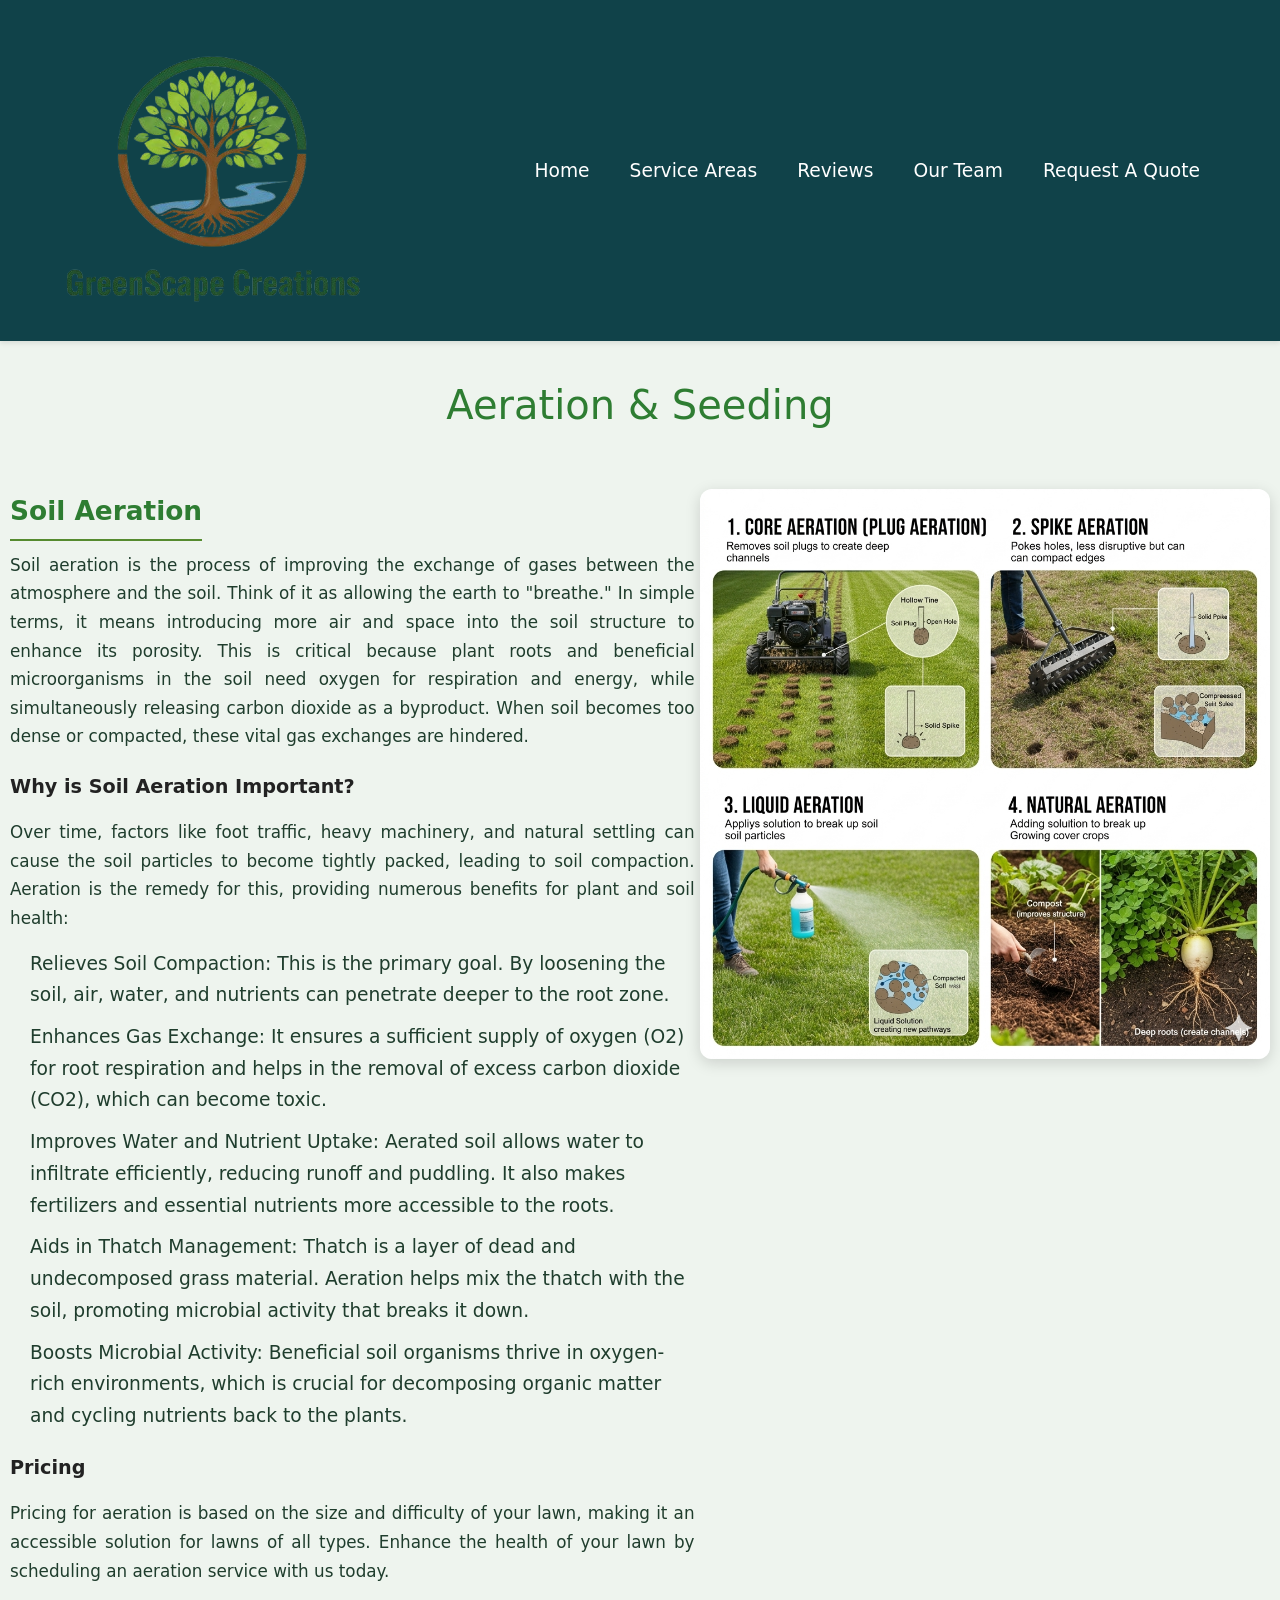
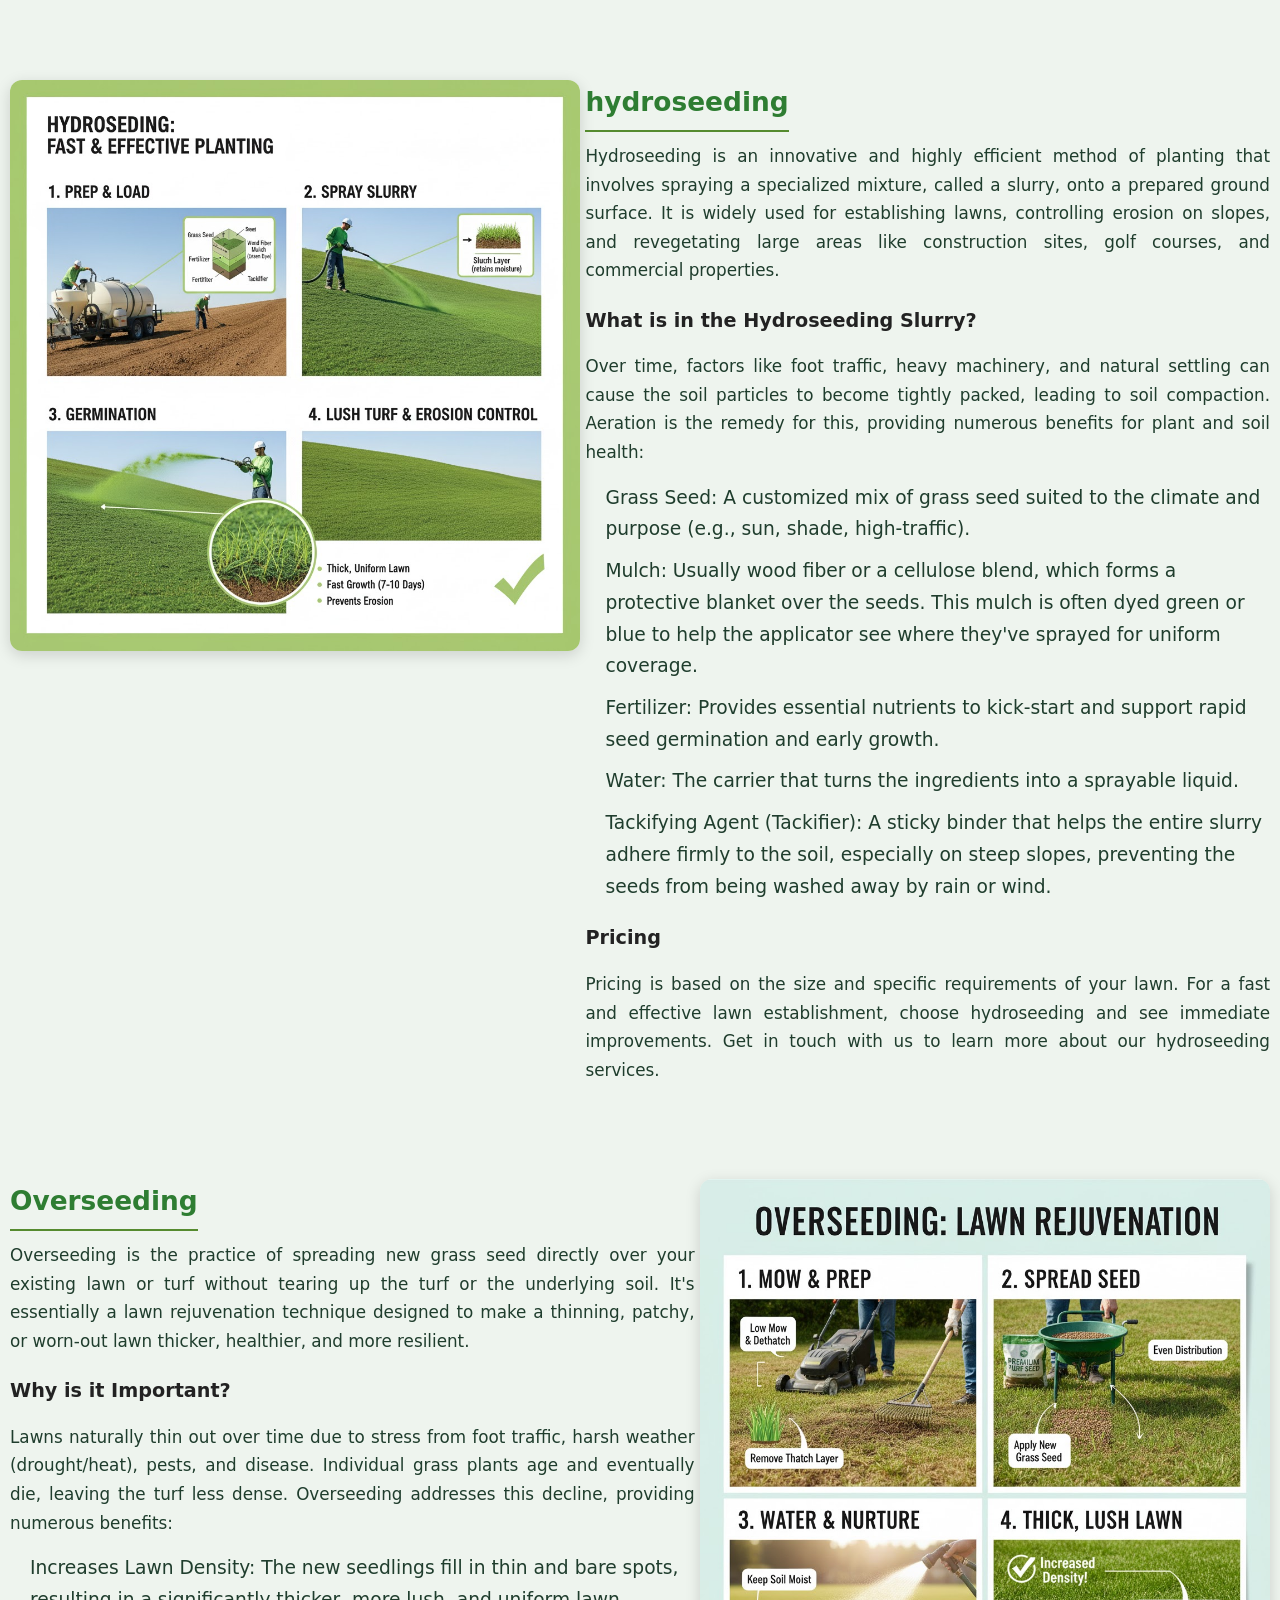
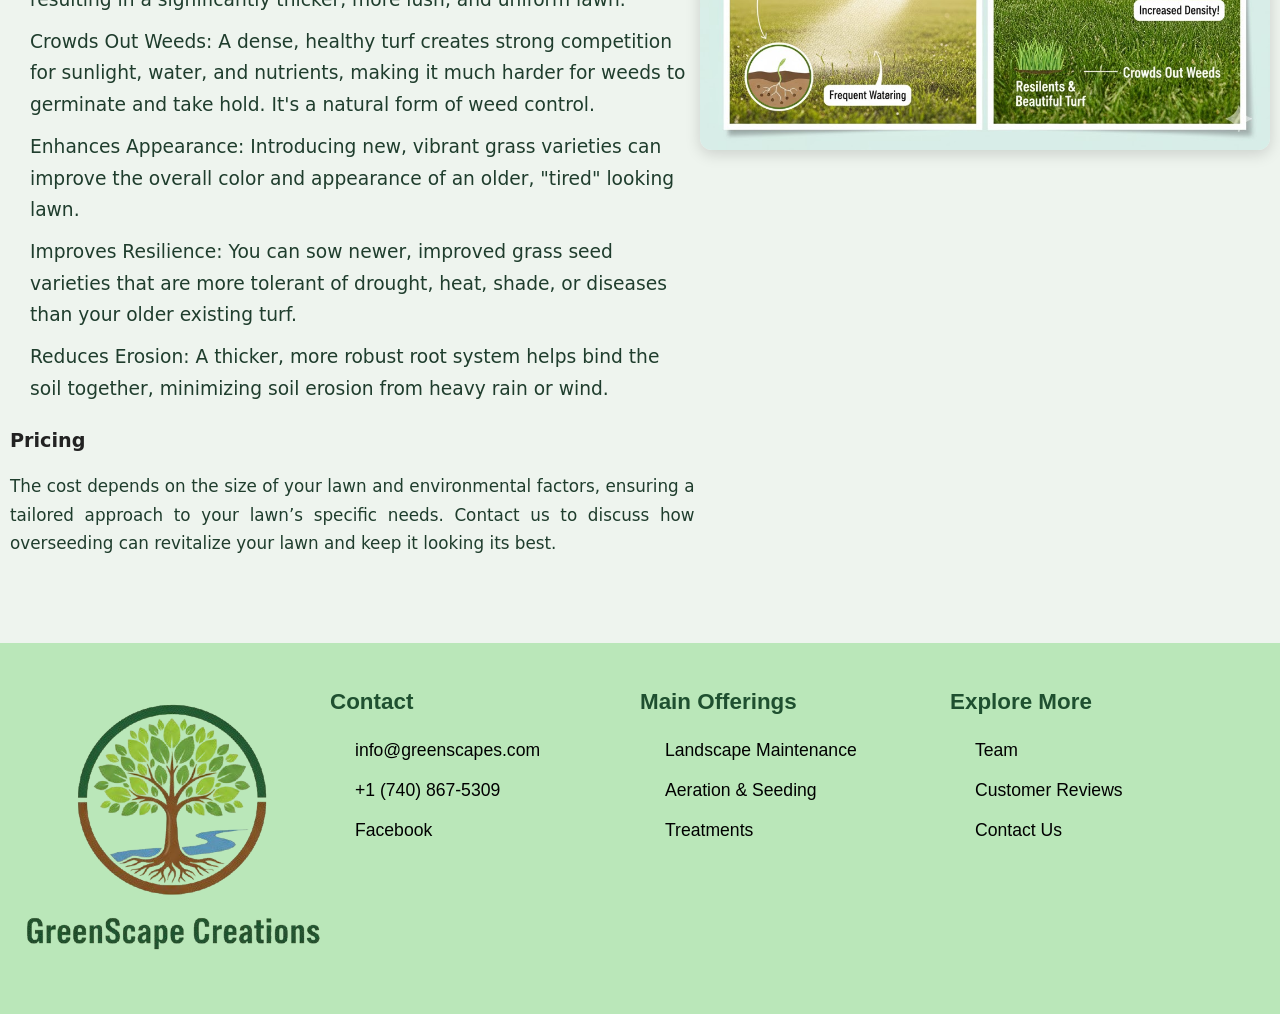
<file: aeration-seeding.html>
<!DOCTYPE html>
<html lang="en">
<head>
    <meta charset="UTF-8">
    <meta name="viewport" content="width=device-width, initial-scale=1.0">
    <title>Document</title>
    <link rel="stylesheet" href="css/menu.css">
    <link rel="stylesheet" href="css/style.css">
    <link rel="stylesheet" href="css/footer.css">
    <link rel="stylesheet" href="css/aeration-seeding.css">
    <link rel="stylesheet" href="css/style_tsn.css">
</head>
<body>
     <header class="navbar-container">
        <nav class="navbar">
            <div class="navbar-brand">
                <a href="index4.html"><img id="logo1" src="img/team4-green2.png"></a> 
                </div>

                <input type="checkbox" id="menu-toggle">
                <label class="hamburger" for="menu-toggle">
                    <span class="bar"></span>
                    <span class="bar"></span>
                    <span class="bar"></span>
                </label>
                <ul class="nav-links">
                <li><a href="index4.html">Home</a></li>
                <li class="dropdown" id="javascript-dropdown">
                     <li class="dropdown" id="csharp-dropdown">
                      <a href="#csharp">Service Areas</a>
                    <ul class="submenu">
                        <li><a href="aeration-seeding.html">Aeration & Seeding</a></li>
                        <li><a href="landscape_maintenance.html">Landscape Maintenance</a></li>
                        <li><a href="treatments.html">treatments</a></li>
                    </ul>
                </li>
                
                <li><a href="review.html">Reviews</a></li>
                <li><a href="team.html">Our Team</a></li>
 
                <li class="dropdown" id="javascript-dropdown">
                    <a href="contact.html">Request A Quote </a>
                    <ul class="submenu">
                        
                    </ul>
                </li>
            </div>
        </nav>
    </header>
     <p class="section-header">Aeration & Seeding</p>
     <div class="flex-container">
       <div class="flex-item">
         <p class="area-header" id="aeration"> Soil Aeration</p>
         <p class="content-text">
            Soil aeration is the process of improving the exchange of gases between the atmosphere and the soil.
            Think of it as allowing the earth to "breathe." In simple terms, it means introducing more air and space into the soil structure to enhance
             its porosity. This is critical because plant roots and beneficial microorganisms in the soil need oxygen for respiration and energy, while simultaneously
              releasing carbon dioxide as a byproduct. When soil becomes too dense or compacted, these vital gas exchanges are hindered.
         </p>
         <p class="content-text">
            <strong>Why is Soil Aeration Important?</strong>
         </p>
         <p class="content-text">
            Over time, factors like foot traffic, heavy machinery, and natural settling can cause the soil
            particles to become tightly packed, leading to soil compaction. Aeration is the remedy for this, providing
             numerous benefits for plant and soil health:
         </p>
         <ul class="sa-list">
            <li>
                Relieves Soil Compaction: This is the primary goal. By loosening the soil, air, water,
                and nutrients can penetrate deeper to the root zone.
            </li>
            <li>
                Enhances Gas Exchange: It ensures a sufficient supply of oxygen (O2) for root respiration
                 and helps in the removal of excess carbon dioxide (CO2), which can become toxic.
            </li>
            <li>
               Improves Water and Nutrient Uptake: Aerated soil allows water to infiltrate efficiently, reducing
                runoff and puddling. It also makes fertilizers and essential nutrients more accessible to the roots.
            </li>
            <li>
               Aids in Thatch Management: Thatch is a layer of dead and undecomposed grass material. Aeration helps mix
                the thatch with the soil, promoting microbial activity that breaks it down.
            </li>
            <li>
                Boosts Microbial Activity: Beneficial soil organisms thrive in oxygen-rich environments, which is crucial
                for decomposing organic matter and cycling nutrients back to the plants.
            </li>
         </ul>
         <p class="content-text">
            <strong>Pricing</strong>
         </p>
         <p class="content-text">
            Pricing for aeration is based on the size and difficulty of your lawn, making it an accessible solution for lawns of all types.
             Enhance the health of your lawn by scheduling an aeration service with us today.
         </p>
       </div>
       <div class="flex-item">
        <img src="img/aeration-rounded-corners.png">
       </div>
    </div>
    <div class="flex-container">
        <div class="flex-item">
            <p class="area-header" id="hydroseeding"> hydroseeding</p>
          <p class="content-text">
             Hydroseeding is an innovative and highly efficient method of planting that involves spraying
             a specialized mixture, called a slurry, onto a prepared ground surface. It is widely used for establishing
             lawns, controlling erosion on slopes, and revegetating large areas like construction sites, golf courses, and commercial properties.
          </p>
          <p class="content-text">
            <strong>What is in the Hydroseeding Slurry?</strong>
          </p>
          <p class="content-text">
            Over time, factors like foot traffic, heavy machinery, and natural settling can cause the soil particles to become tightly packed, leading to soil
            compaction. Aeration is the remedy for this, providing numerous benefits for plant and soil health:
          </p>
          <ul class="sa-list">
             <li>
                Grass Seed: A customized mix of grass seed suited to the climate and purpose (e.g., sun, shade, high-traffic).
             </li>
             <li>
                Mulch: Usually wood fiber or a cellulose blend, which forms a protective blanket over the seeds. This mulch is often dyed
                 green or blue to help the applicator see where they've sprayed for uniform coverage.
             </li>
             <li>
                Fertilizer: Provides essential nutrients to kick-start and support rapid seed germination and early growth.
             </li>
             <li>
                Water: The carrier that turns the ingredients into a sprayable liquid.
             </li>
             <li>
                Tackifying Agent (Tackifier): A sticky binder that helps the entire slurry adhere firmly to the soil,
                especially on steep slopes, preventing the seeds from being washed away by rain or wind.
             </li>
          </ul>
          <p class="content-text">
            <strong>Pricing</strong>
          </p>
           <p class="content-text">
            Pricing is based on the size and specific requirements of your lawn. For a fast and effective lawn establishment,
            choose hydroseeding and see immediate improvements. Get in touch with us to learn more about our hydroseeding services.
           </p>
        </div>
        <div class="flex-item">
            <img src="img/hydroseeding.jpg">
        </div>
    </div>
    <div class="flex-container">
        <div class="flex-item">
            <p class="area-header" id="overseeding"> Overseeding</p>
            <p class="content-text">
                Overseeding is the practice of spreading new grass seed directly over your
                existing lawn or turf without tearing up the turf or the underlying soil. It's essentially
                a lawn rejuvenation technique designed to make a thinning, patchy, or worn-out lawn thicker, healthier, and more resilient.
            </p>
            <p class="content-text">
                <strong>Why is it Important?</strong>
            </p>
            <p class="content-text">
                Lawns naturally thin out over time due to stress from foot traffic, harsh weather (drought/heat), pests, and disease. Individual
                grass plants age and eventually die, leaving the turf less dense. Overseeding addresses this decline, providing numerous benefits:
            </p>
            <ul class="sa-list">
                <li>
                  Increases Lawn Density: The new seedlings fill in thin and bare spots, resulting in a significantly thicker, more lush, and uniform lawn.
                </li>
                <li>
                  Crowds Out Weeds: A dense, healthy turf creates strong competition for sunlight, water, and nutrients, making it much harder for
                  weeds to germinate and take hold. It's a natural form of weed control.
                </li>
                <li>
                  Enhances Appearance: Introducing new, vibrant grass varieties can improve the overall color and appearance of an older, "tired" looking lawn.
                </li>
                <li>
                  Improves Resilience: You can sow newer, improved grass seed varieties that are more tolerant of drought, heat, shade, or diseases than your older existing turf.
                </li>
                <li>
                  Reduces Erosion: A thicker, more robust root system helps bind the soil together, minimizing soil erosion from heavy rain or wind.
                </li>
            </ul>
            <p class="content-text">
                <strong>Pricing</strong>
            </p>
            <p class="content-text">
                The cost depends on the size of your lawn and environmental factors, ensuring a tailored approach to your lawn’s specific needs. Contact us
                to discuss how overseeding can revitalize your lawn and keep it looking its best.
            </p>
        </div>
        <div class="flex-item">
            <img src="img/overseeding.jpg">
        </div>
    </div>
   
    <footer class="site-footer">
       <div class="footer-container">
         <div class="footer-column logo-col">
           <a href="#home">
         <img id="logo2" src="img/team4-green2.png" alt="Company Logo">
            </a>
        </div>
 
    <div class="footer-column">
        <h4>Contact</h4>
        <ul class="footer-links">
           <li><i class="fa-solid fa-envelope"></i> <a href="mailto:info@greenscapes.com">info@greenscapes.com</a></li>
           <li><i class="fa-solid fa-phone"></i> <a href="tel:+17408675309">+1 (740) 867-5309</a></li>
           <li><i class="fa-brands fa-facebook"></i> <a href="https://www.facebook.com/people/Green-Star-LLC/100063695314890/">Facebook</a></li>
          </ul>
       </div>
 
       <div class="footer-column">
          <h4>Main Offerings</h4>
           <ul class="footer-links">
           <li><i class="fa-solid fa-chevron-right"></i><a href="landscape_maintenance.html">Landscape Maintenance</a></li>
           <li><i class="fa-solid fa-chevron-right"></i><a href="aeration-seeding.html">Aeration & Seeding</a></li>
           <li><i class="fa-solid fa-chevron-right"></i><a href="treatments.html">Treatments</a></li>
      </ul>
         </div>
 
        <div class="footer-column">
            <h4>Explore More</h4>
            <ul class="footer-links">
               <li><i class="fa-solid fa-circle-info"></i><a href="team.html"> Team</a></li>
               <li><i class="fa-solid fa-lightbulb"></i><a href="review.html">Customer Reviews</a></li>
              <li><i class="fa-solid fa-comment"></i> <a href="contact.html">Contact Us</a></li>
            </ul>
          </div>
        </div>
    </footer>
    <script src="scripts/script.js"></script>
</body>
</html>
</file>
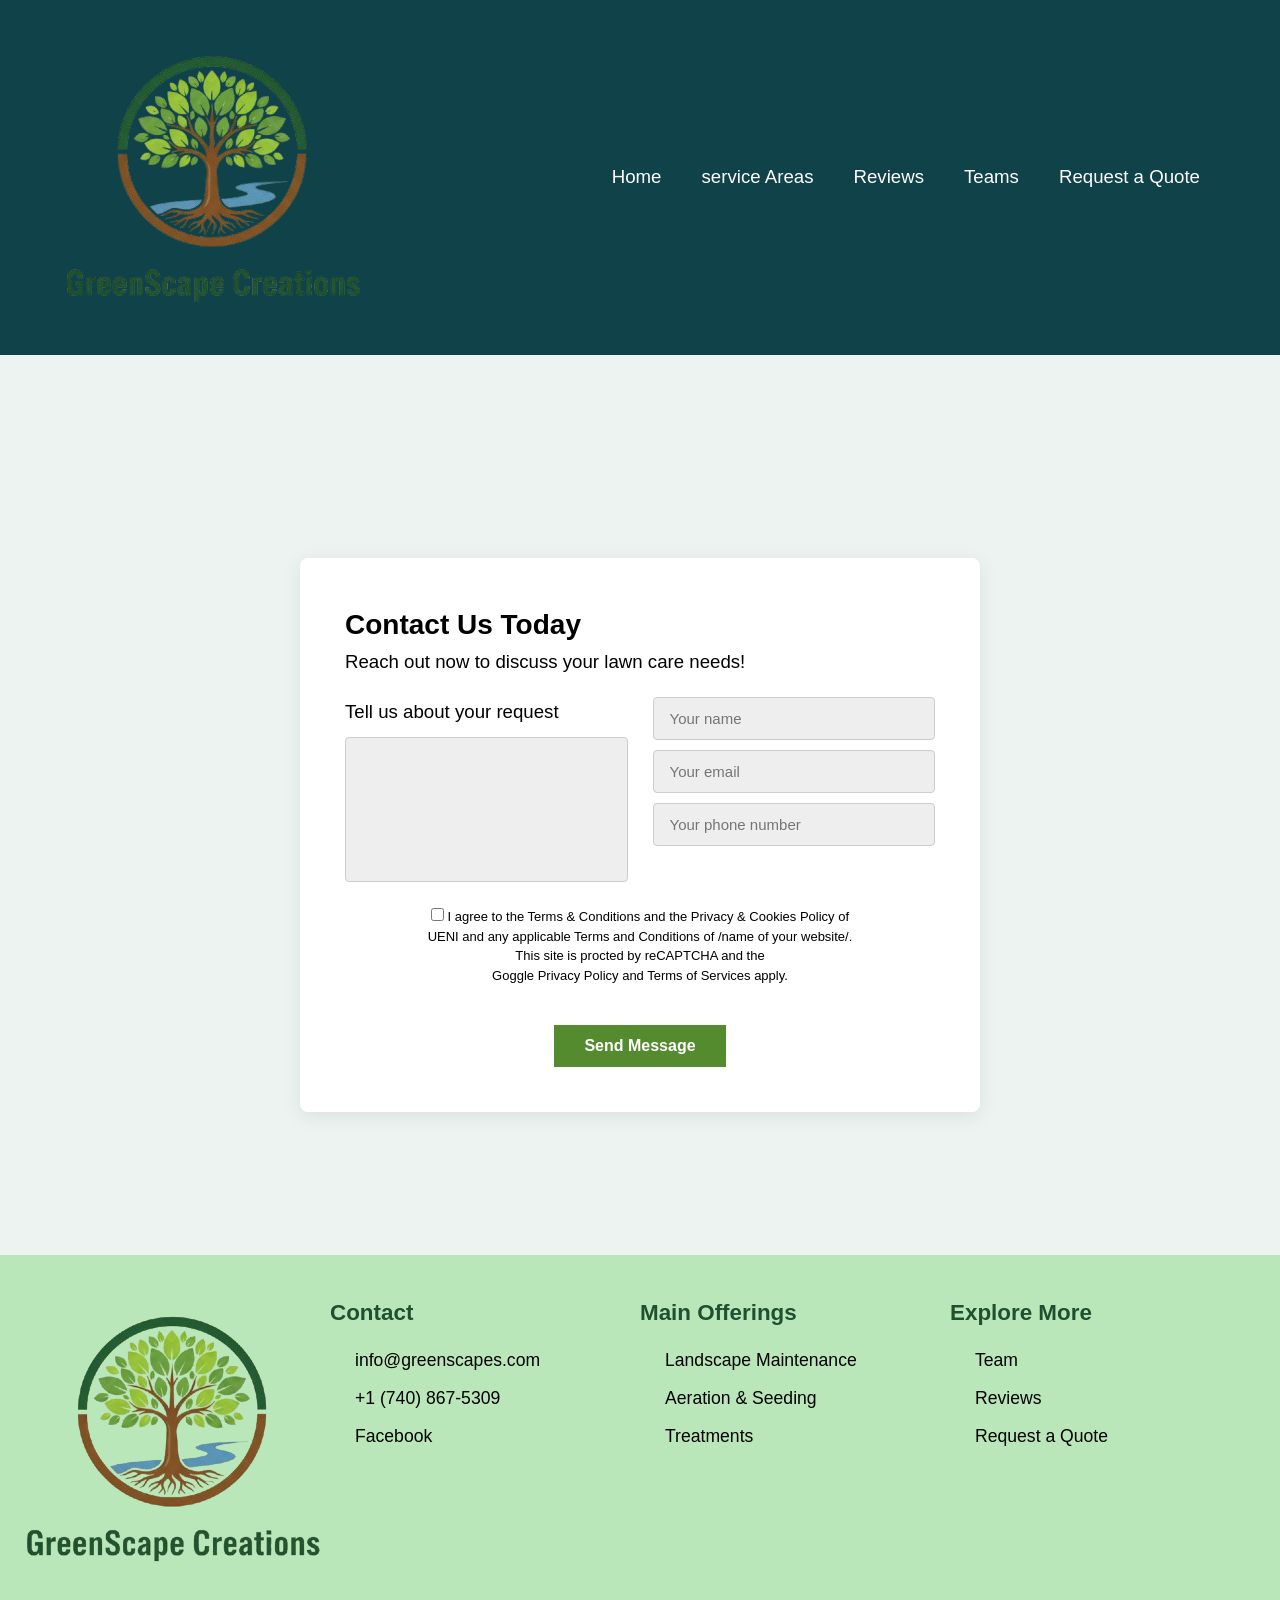
<file: contact.html>
<!DOCTYPE html>
<html lang="en">
<head>
    <meta charset="UTF-8">
    <meta name="viewport" content="width=device-width, initial-scale=1.0">
    <title>Icon-Left Responsive Menu</title>
    <link rel="stylesheet" href="css/menu.css">
    <link rel="stylesheet" href="css/style.css">
    <link rel="stylesheet" href="css/footer.css">
     <link rel="stylesheet" href="css/aeration-seeding.css">
       <link rel="stylesheet" href="css/request.css">
</head>
   <body>
        <header class="navbar-container">
            <nav class="navbar">
                <div class="navbar-brand">
                    <a href="index4.html"><img id="logo1" src="img/team4-green2.png"></a>
                    </div>
    
                <input type="checkbox" id="menu-toggle">
                 <label class="hamburger" for="menu-toggle">
                    <span class="bar"></span>
                    <span class="bar"></span>
                    <span class="bar"></span>
                </label>
                <ul class="nav-links">
                    <li><a href="index4.html">Home</a></li>
                
                    <li class="dropdown" id="csharp-dropdown">
                        <a href="#csharp">service Areas</a>
                        <ul class="submenu">
                            <li><a href="aeration-seeding.html">Aeration & Seeding</a></li>
                            <li><a href="landscape_maintenance.html">Landscape Maintenance</a></li>
                            <li><a href="treatments.html">Treatments</a></li>
                        </ul>
                    </li>
                
                    <li><a href="review.html">Reviews</a></li>
                    <li><a href="team.html">Teams</a></li>
    
                    <li class="dropdown" id="javascript-dropdown">
                        <a href="contact.html">Request a Quote</a>
                        <ul class="submenu">
                    
                        </ul>
                    </li>
                </ul>
            </nav>
        </header>
        <section class="contact-footer" style="display: flex; align-items: center; justify-content: center; min-height: 100vh; margin: 0;">
            <div class="contact-card">
                <h2>Contact Us Today</h2>
                <p>Reach out now to discuss your lawn care needs!</p>
                <form class="contact-form">
                    <div class="form-main">
                        <div class="form-group">
                            <label>Tell us about your request</label>
                            <textarea></textarea>
                        </div>
                        <div class="form-inputs">
                            <input type="text" placeholder="Your name">
                            <input type="email" placeholder="Your email">
                            <input type="tel" placeholder="Your phone number">
                        </div>
                    </div>
                    <div class="form-footer">
                        <label><input type="checkbox"> I agree to the Terms & Conditions and the Privacy & Cookies Policy of <br> UENI and any applicable Terms and Conditions
                        of /name of your website/. <br> This site is procted by reCAPTCHA and the <br> Goggle Privacy Policy and Terms of Services apply.
                        </label>
                        <button type="submit" class="btn-submit">Send Message</button>
                    </div>
                </form>
            </div>
        </section>



         <footer class="site-footer">
       <div class="footer-container">
         <div class="footer-column logo-col">
           <a href="index4.html">
         <img id="logo2" src="img/team4-green2.png" alt="Company Logo">
        </a>
      </div>
 
    <div class="footer-column">
        <h4>Contact</h4>
        <ul class="footer-links">
           <li><i class="fa-solid fa-envelope"></i> <a href="mailto:info@greenscapes.com">info@greenscapes.com</a></li>
           <li><i class="fa-solid fa-phone"></i> <a href="tel:+17408675309">+1 (740) 867-5309</a></li>
           <li><i class="fa-brands fa-facebook"></i> <a href="https://www.facebook.com/people/Green-Star-LLC/100063695314890/">Facebook</a></li>
          </ul>
       </div>
 
       <div class="footer-column">
          <h4>Main Offerings</h4>
           <ul class="footer-links">
           <li><i class="fa-solid fa-chevron-right"></i><a href="landscape_maintenance.html">Landscape Maintenance</a></li>
           <li><i class="fa-solid fa-chevron-right"></i><a href="aeration-seeding.html">Aeration & Seeding</a></li>
           <li><i class="fa-solid fa-chevron-right"></i><a href="treatments.html">Treatments</a></li>
      </ul>
         </div>
 
        <div class="footer-column">
            <h4>Explore More</h4>
            <ul class="footer-links">
               <li><i class="fa-solid fa-circle-info"></i><a href="team.html"> Team</a></li>
               <li><i class="fa-solid fa-lightbulb"></i><a href="review.html">Reviews</a></li>
              <li><i class="fa-solid fa-comment"></i> <a href="Request-quote.html">Request a Quote</a></li>
            </ul>
          </div>
        </div>
    </footer>
    <script src="scripts/script.js"></script>
</body>
</html>
</file>
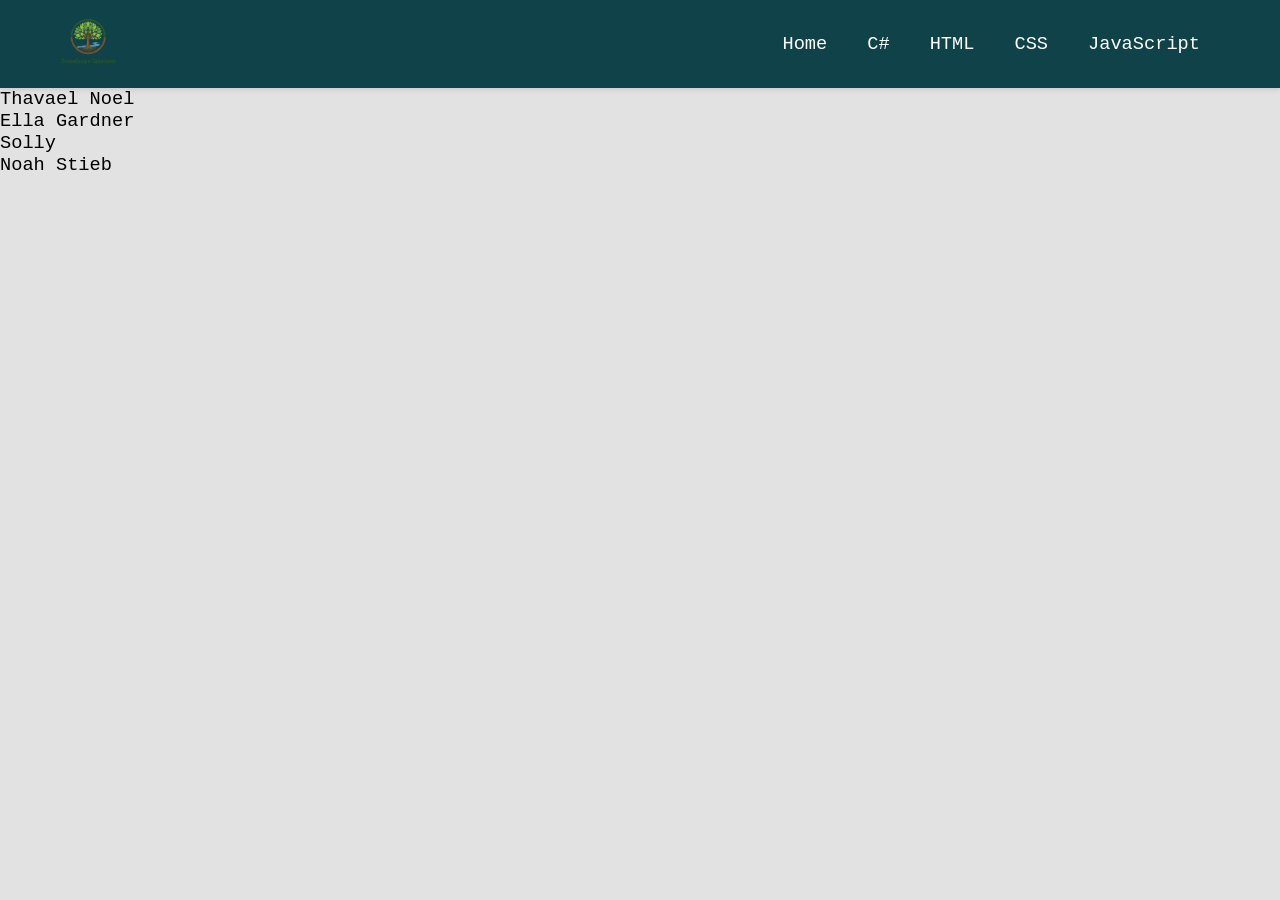
<file: index2.html>
<!DOCTYPE html>
<html lang="en">
<head>
    <meta charset="UTF-8">
    <meta name="viewport" content="width=device-width, initial-scale=1.0">
    <title>Icon-Left Responsive Menu</title>
    <link rel="stylesheet" href="/css/menu.css">
    <link rel="stylesheet" href="/css/style.css">
</head>
<body>
    <header class="navbar-container">
        <nav class="navbar">
            
            <div class="navbar-brand">
                <a href="#home"><img id="logo" src="img/team4-green2.png"></a> 
                </div>

            <input type="checkbox" id="menu-toggle">
            
            <label for="menu-toggle" class="hamburger">
                <span class="bar"></span>
                <span class="bar"></span>
                <span class="bar"></span>
            </label>

            <ul class="nav-links">
                <li><a href="#home">Home</a></li>
                
                <li class="dropdown" id="csharp-dropdown">
                    <a href="#csharp">C#</a>
                    <ul class="submenu">
                        <li><a href="#csharp-console">Console Apps</a></li>
                        <li><a href="#csharp-desktop">Desktop Apps</a></li>
                        <li><a href="#csharp-web">Web Apps</a></li>
                    </ul>
                </li>
                
                <li><a href="#html">HTML</a></li>
                <li><a href="#css">CSS</a></li>

                <li class="dropdown" id="javascript-dropdown">
                    <a href="#javascript">JavaScript</a>
                    <ul class="submenu">
                        <li><a href="#js-frontend">Front End</a></li>
                        <li><a href="#js-backend">Back End</a></li>
                    </ul>
                </li>
            </ul>
        </nav>
    </header>
    <div>
        <p>Thavael Noel</p>
    </div>
    <div>
        <p>Ella Gardner</p>
    </div>
    <div>
        <p>Solly</p>
    </div>
    <div>
        <p>Noah Stieb</p>
    </div>
    <script src="scripts/script.js"></script>
</body>
</html>
</file>
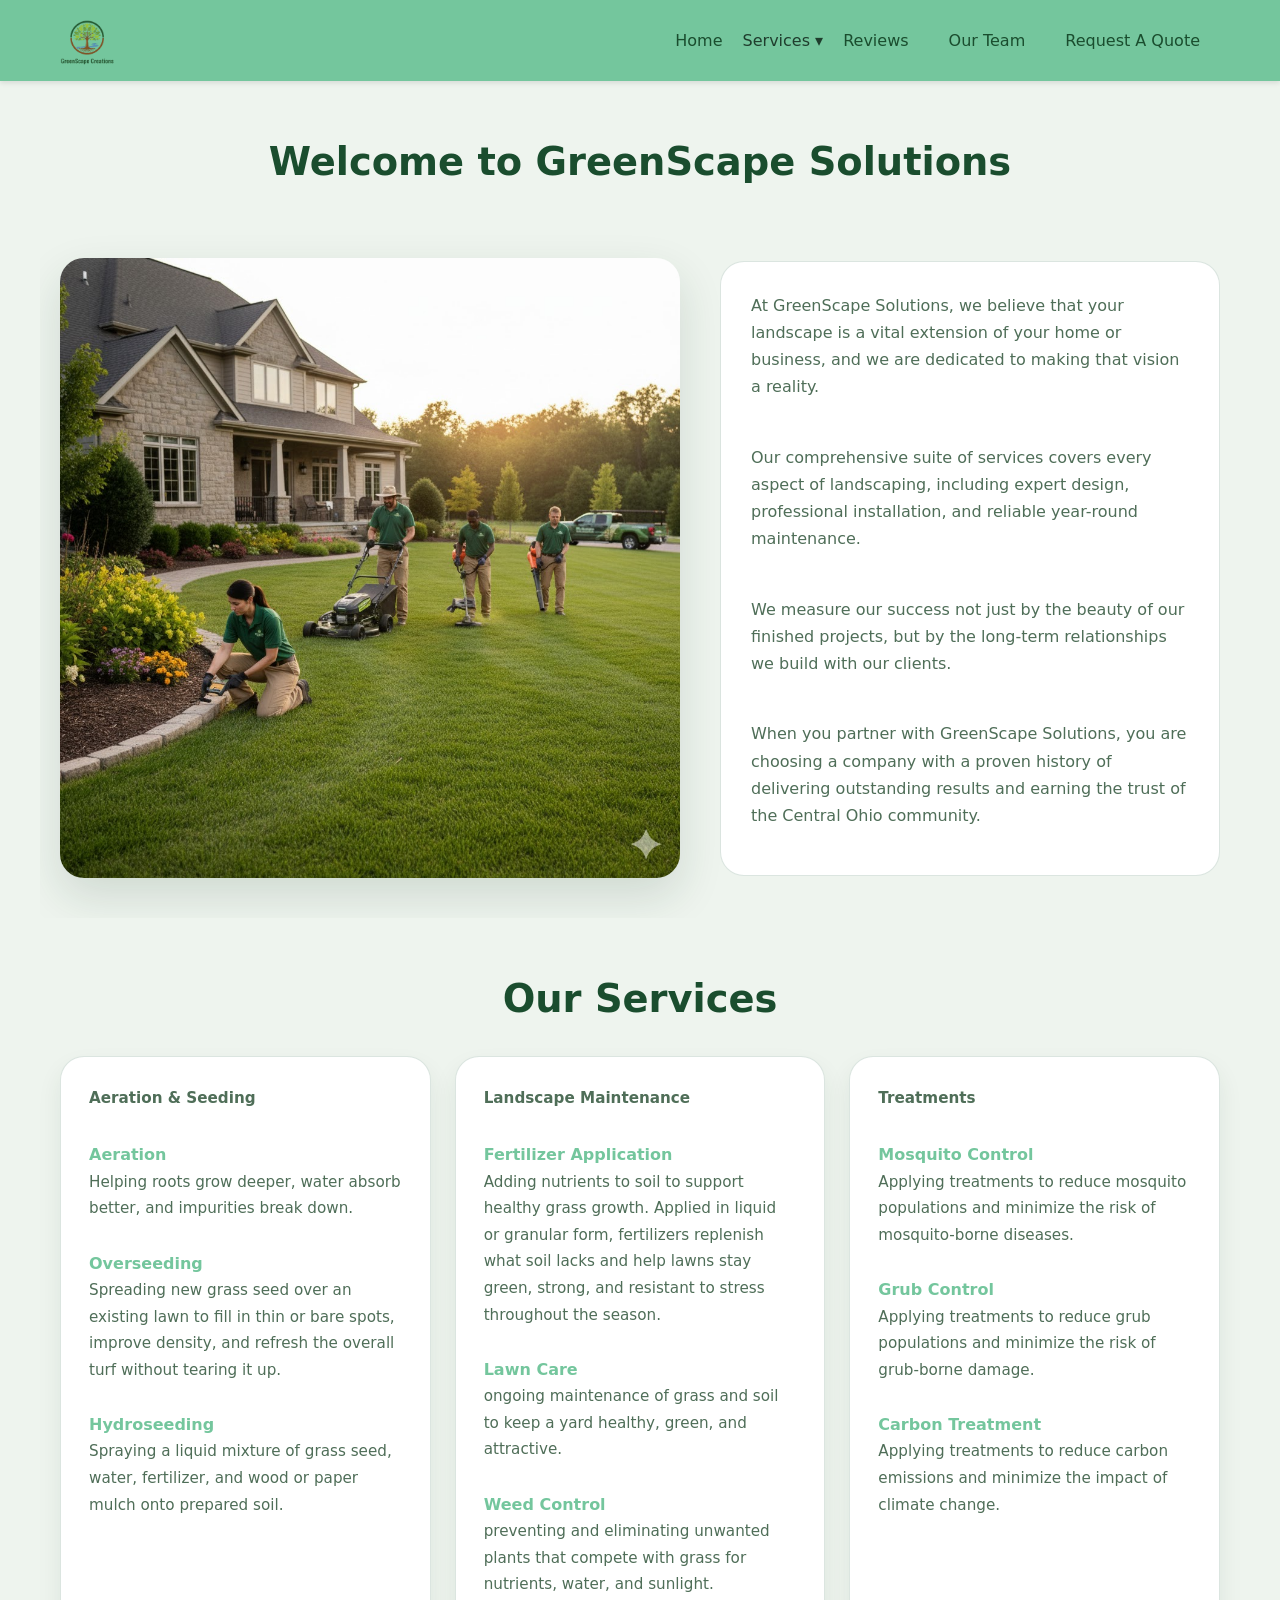
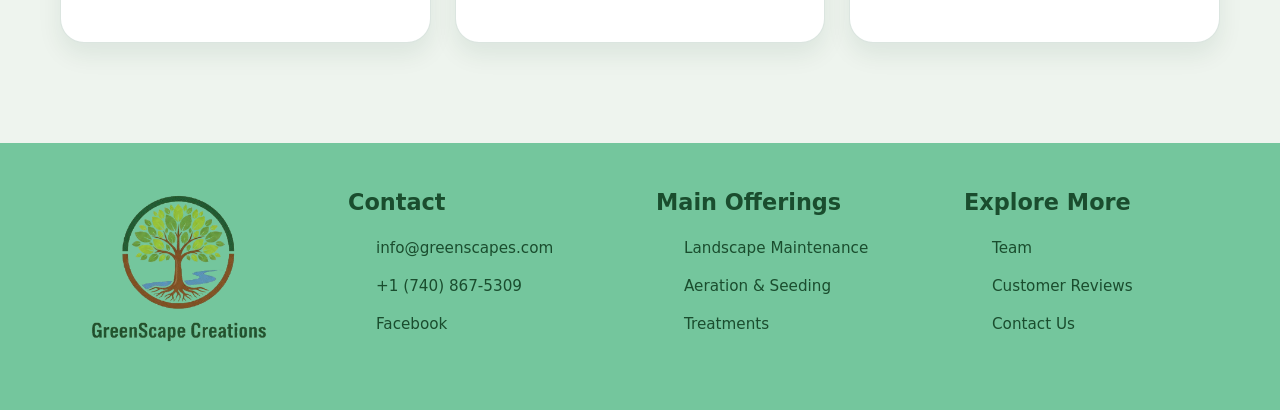
<file: index4.html>
<!DOCTYPE html>
<html lang="en">
<head>
    <meta charset="UTF-8">
    <meta name="viewport" content="width=device-width, initial-scale=1.0">
    <title>Landing Page</title>
    <link rel="stylesheet" href="css/menu_tsn.css">
    <link rel="stylesheet" href="css/style_tsn.css">
    <link rel="stylesheet" href="css/footer_tsn.css">
    <!-- <link rel="stylesheet" href="css/animations.css"> -->
</head>
<body>
    <header class="navbar-container">
        <nav class="navbar">
            <div class="navbar-brand">
                <a href="index4.html"><img id="logo1" src="img/team4-green2.png"></a> 
                </div>

                <input type="checkbox" id="menu-toggle">
                <label class="hamburger" for="menu-toggle">
                    <span class="bar"></span>
                    <span class="bar"></span>
                    <span class="bar"></span>
                </label>
                <ul class="nav-links">
                <li><a href="index4.html">Home</a></li>
                <li class="dropdown" id="javascript-dropdown">
                    <label class="dropdown">Services ▾</label>
                    <ul class="submenu">
                        <li><a href="aeration-seeding.html">Aeration & Seeding</a></li>
                        <li><a href="landscape_maintenance.html">Landscape Maintenance</a></li>
                        <li><a href="treatments.html">treatments</a></li>
                    </ul>
                </li>
                
                <li><a href="review.html">Reviews</a></li>
                <li><a href="team.html">Our Team</a></li>

                <li class="dropdown" id="javascript-dropdown">
                    <a href="contact.html">Request A Quote </a>
                    <ul class="submenu">
                       
                    </ul>
                </li>
            </div>
        </nav>
    </header>
    <div class ="title1">
        <p>Welcome to GreenScape Solutions</p>
    </div>
    <div class="content-row">
        <div>
            <img id="main-image" src="img/mainImage1.png" alt="GreenScape Solutions Main Image">
        </div>
        <div class="mainTextArea1">
            <p>At GreenScape Solutions, we believe that your landscape is a vital extension of your home or business, and we are dedicated to making that vision a reality.</p>
            <br>
            <p>Our comprehensive suite of services covers every aspect of landscaping, including expert design, professional installation, and reliable year-round maintenance.</p>
            <br>
            <p>We measure our success not just by the beauty of our finished projects, but by the long-term relationships we build with our clients.</p>
            <br>
            <p>When you partner with GreenScape Solutions, you are choosing a company with a proven history of delivering outstanding results and earning the trust of the Central Ohio community.</p>
        </div>
    </div>
            <p class ="title1">Our Services</p>
    <div class="Box1">
        <div id ="service1">
            <p class="sectionTitle">Aeration & Seeding</p>
            <a href ="aeration-seeding.html">Aeration</a><br>
            <p>Helping roots grow deeper, water absorb better, and impurities break down.</p>
            <a href ="aeration-seeding.html">Overseeding</a>
            <p>Spreading new grass seed over an existing lawn to fill in thin or bare spots, improve density, and refresh the overall turf without tearing it up.</p>
            <a href = "aeration-seeding.html">Hydroseeding</a>
            <p>Spraying a liquid mixture of grass seed, water, fertilizer, and wood or paper mulch onto prepared soil.</p>
        </div>
        <div id="service2">
            <p class="sectionTitle">Landscape Maintenance</p>
            <a href ="landscape_maintenance.html">Fertilizer Application</a><br>
            <p>Adding nutrients to soil to support healthy grass growth. Applied in liquid or granular form, fertilizers replenish what soil lacks and help lawns stay green, strong, and resistant to stress throughout the season.</p>
            <a href ="landscape_maintenance.html">Lawn Care</a>
            <p>ongoing maintenance of grass and soil to keep a yard healthy, green, and attractive.</p>
            <a href = "landscape_maintenance.html">Weed Control</a>
            <p>preventing and eliminating unwanted plants that compete with grass for nutrients, water, and sunlight.</p>
        </div>
        <div id="service3">
            <p class="sectionTitle">Treatments</p>
            <a href ="treatments.html">Mosquito Control</a><br>
            <p>Applying treatments to reduce mosquito populations and minimize the risk of mosquito-borne diseases.</p>
            <a href ="treatments.html">Grub Control</a>
            <p>Applying treatments to reduce grub populations and minimize the risk of grub-borne damage.</p>
            <a href = "treatments.html">Carbon Treatment</a>
            <p>Applying treatments to reduce carbon emissions and minimize the impact of climate change.</p>
        </div>
    </div>


    <!-- Footer Section -->
    <footer class="site-footer">
       <div class="footer-container">
         <div class="footer-column logo-col">
           <a href="index4.html">
         <img id="logo2" src="img/team4-green2.png" alt="Company Logo">
            </a>
        </div>
 
    <div class="footer-column">
        <h4>Contact</h4>
        <ul class="footer-links">
           <li><i class="fa-solid fa-envelope"></i> <a href="mailto:info@greenscapes.com">info@greenscapes.com</a></li>
           <li><i class="fa-solid fa-phone"></i> <a href="tel:+17408675309">+1 (740) 867-5309</a></li>
           <li><i class="fa-brands fa-facebook"></i> <a href="https://www.facebook.com/people/Green-Star-LLC/100063695314890/">Facebook</a></li>
          </ul>
       </div>
 
       <div class="footer-column">
          <h4>Main Offerings</h4>
           <ul class="footer-links">
           <li><i class="fa-solid fa-chevron-right"></i><a href="landscape_maintenance.html">Landscape Maintenance</a></li>
           <li><i class="fa-solid fa-chevron-right"></i><a href="aeration-seeding.html">Aeration & Seeding</a></li>
           <li><i class="fa-solid fa-chevron-right"></i><a href="treatments.html">Treatments</a></li>
      </ul>
         </div>
 
        <div class="footer-column">
            <h4>Explore More</h4>
            <ul class="footer-links">
               <li><i class="fa-solid fa-circle-info"></i><a href="team.html"> Team</a></li>
               <li><i class="fa-solid fa-lightbulb"></i><a href="review.html">Customer Reviews</a></li>
              <li><i class="fa-solid fa-comment"></i> <a href="contact.html">Contact Us</a></li>
            </ul>
          </div>
        </div>
    </footer>
    <script src="javascript/responsivemenu.js"></script>
    <script src="javascript/animations.js"></script>
</body>
</html>
</file>
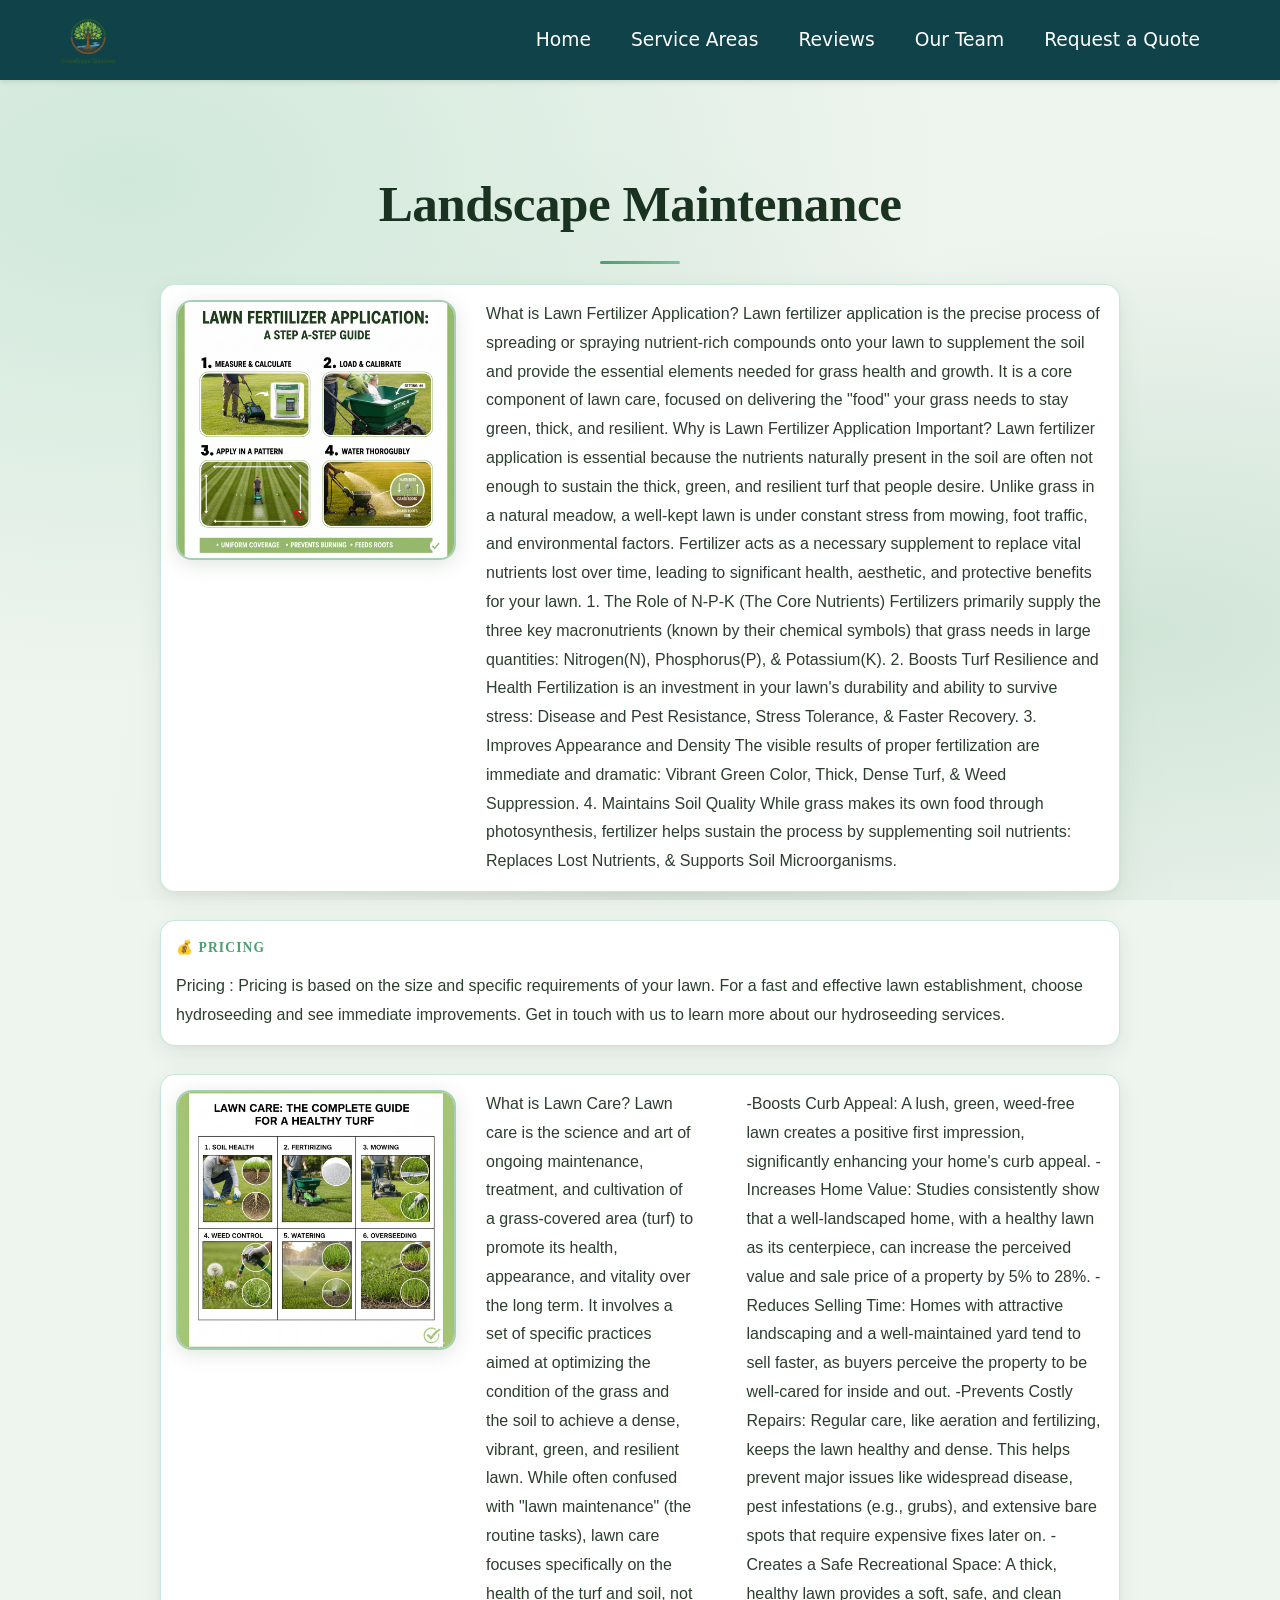
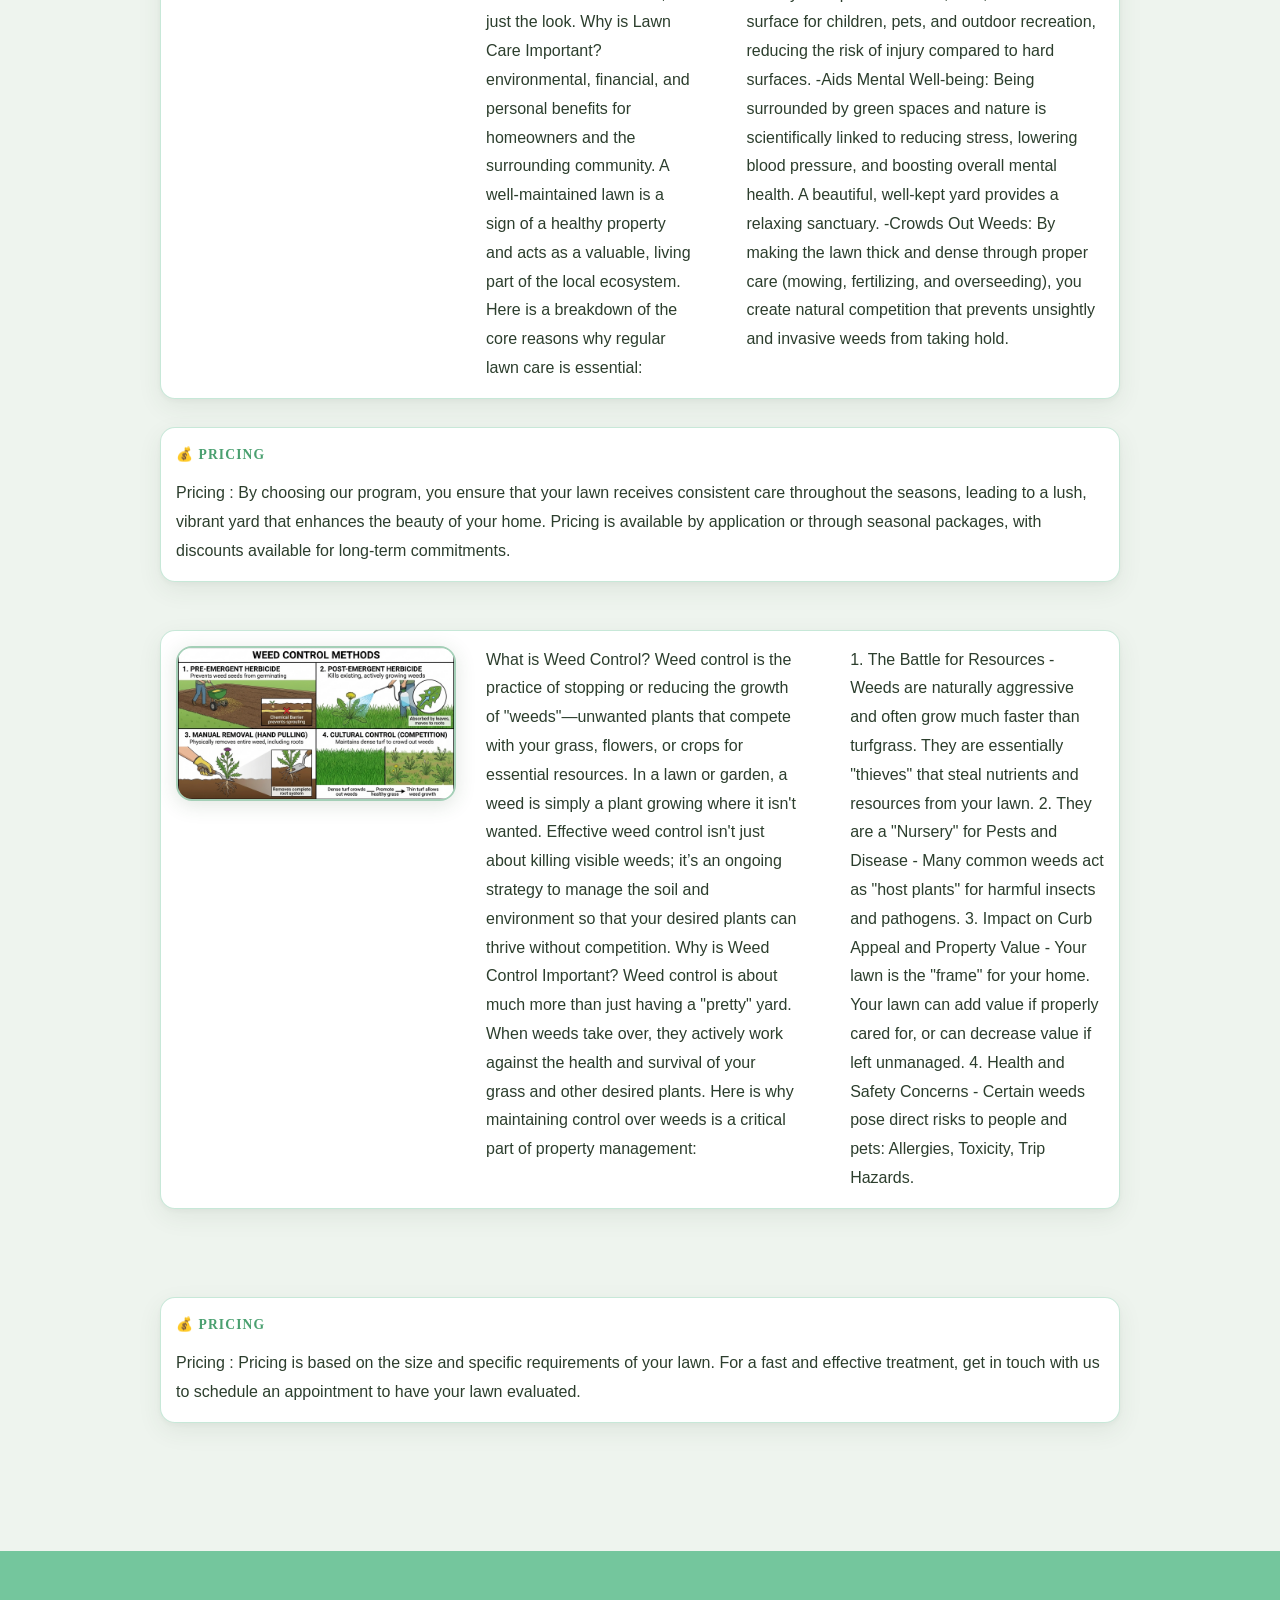
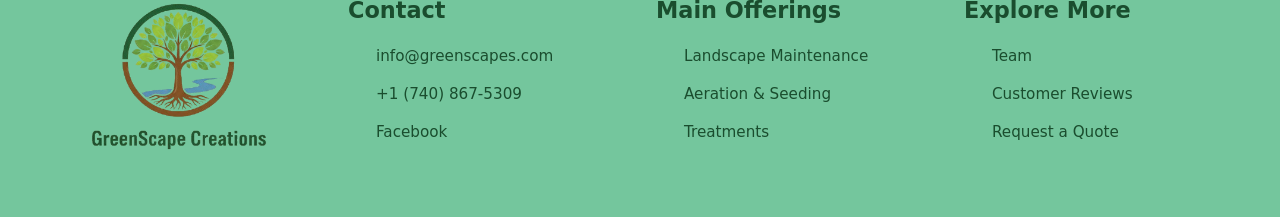
<file: landscape_maintenance.html>
<!DOCTYPE html>
<html lang="en">
<head>
    <meta charset="UTF-8">
    <meta name="viewport" content="width=device-width, initial-scale=1.0">
    <title>Icon-Left Responsive Menu</title>
    <link rel="stylesheet" href="css/menu.css">
    <link rel="stylesheet" href="css/style.css">
    <link rel="stylesheet" href="css/services.css">
    <link rel="stylesheet" href="css/footer_tsn.css">
    <link rel="stylesheet" href="css/style_tsn.css">
    
</head>
<body>
    <header class="navbar-container">
        <nav class="navbar">
            
            <div class="navbar-brand">
                <a href="index4.html"><img id="logo" src="img/team4-green2.png"></a> 
                </div>

            <input type="checkbox" id="menu-toggle">
            
            <label for="menu-toggle" class="hamburger">
                <span class="bar"></span>
                <span class="bar"></span>
                <span class="bar"></span>
            </label>

            <ul class="nav-links">
                <li><a href="index4.html">Home</a></li>
                
                <li class="dropdown" id="csharp-dropdown">
                    <a href="#csharp">Service Areas</a>
                    <ul class="submenu">
                        <li><a href="aeration-seeding.html">Aeration & seeding</a></li>
                        <li><a href="landscape_maintenance.html">Landscape Maintenance</a></li>
                        <li><a href="treatments.html">Treatments</a></li>
                    </ul>
                </li>
                
                <li><a href="review.html">Reviews</a></li>
                <li><a href="team.html">Our Team</a></li>

                <li class="dropdown" id="javascript-dropdown">
                    <a href="#javascript">Request a Quote</a>
                </li>
        </nav>
    </header>
    <div class="main-container">

        <h1>Landscape Maintenance</h1>

 

        <div class="textbox">
        <img id="pageLogo" src="img/Fertilizer Application Photo.png" alt="Lawn guide">

            What is Lawn Fertilizer Application?

    Lawn fertilizer application is the precise process of spreading or spraying nutrient-rich compounds onto your lawn to supplement the soil and provide the essential elements needed for grass health and growth.

    It is a core component of lawn care, focused on delivering the "food" your grass needs to stay green, thick, and resilient.
        

        
            Why is Lawn Fertilizer Application Important?

Lawn fertilizer application is essential because the nutrients naturally present in the soil are often not enough to sustain the thick, green, and resilient turf that people desire. Unlike grass in a natural meadow, a well-kept lawn is under constant stress from mowing, foot traffic, and environmental factors.

Fertilizer acts as a necessary supplement to replace vital nutrients lost over time, leading to significant health, aesthetic, and protective benefits for your lawn.

1. The Role of N-P-K (The Core Nutrients)
Fertilizers primarily supply the three key macronutrients (known by their chemical symbols) that grass needs in large quantities: Nitrogen(N), Phosphorus(P), & Potassium(K).

2. Boosts Turf Resilience and Health
Fertilization is an investment in your lawn's durability and ability to survive stress: Disease and Pest Resistance, Stress Tolerance, & Faster Recovery.

3. Improves Appearance and Density
The visible results of proper fertilization are immediate and dramatic: Vibrant Green Color, Thick, Dense Turf, & Weed Suppression.

4. Maintains Soil Quality
While grass makes its own food through photosynthesis, fertilizer helps sustain the process by supplementing soil nutrients: Replaces Lost Nutrients, & Supports Soil Microorganisms.
        </div>

        <div class="textbox">
           Pricing :

Pricing is based on the size and specific requirements of your lawn. For a fast and effective lawn establishment, choose hydroseeding and see immediate improvements. Get in touch with us to learn more about our hydroseeding services. 
        </div>

        <div class="textbox">

            <img id="pageLogo" src="img/LawnCare Photo.jpg" alt="Lawn Guide">

            

            

What is Lawn Care?

Lawn care is the science and art of ongoing maintenance, treatment, and cultivation of a grass-covered area (turf) to promote its health, appearance, and vitality over the long term.

It involves a set of specific practices aimed at optimizing the condition of the grass and the soil to achieve a dense, vibrant, green, and resilient lawn.

While often confused with "lawn maintenance" (the routine tasks), lawn care focuses specifically on the health of the turf and soil, not just the look.

               

            

                Why is Lawn Care Important?

environmental, financial, and personal benefits for homeowners and the surrounding community.

A well-maintained lawn is a sign of a healthy property and acts as a valuable, living part of the local ecosystem.

Here is a breakdown of the core reasons why regular lawn care is essential:

                <ol>
                    -Boosts Curb Appeal: A lush, green, weed-free lawn creates a positive first impression, significantly enhancing your home's curb appeal.

-Increases Home Value: Studies consistently show that a well-landscaped home, with a healthy lawn as its centerpiece, can increase the perceived value and sale price of a property by 5% to 28%.

-Reduces Selling Time: Homes with attractive landscaping and a well-maintained yard tend to sell faster, as buyers perceive the property to be well-cared for inside and out.

-Prevents Costly Repairs: Regular care, like aeration and fertilizing, keeps the lawn healthy and dense. This helps prevent major issues like widespread disease, pest infestations (e.g., grubs), and extensive bare spots that require expensive fixes later on.

-Creates a Safe Recreational Space: A thick, healthy lawn provides a soft, safe, and clean surface for children, pets, and outdoor recreation, reducing the risk of injury compared to hard surfaces.

-Aids Mental Well-being: Being surrounded by green spaces and nature is scientifically linked to reducing stress, lowering blood pressure, and boosting overall mental health. A beautiful, well-kept yard provides a relaxing sanctuary.

-Crowds Out Weeds: By making the lawn thick and dense through proper care (mowing, fertilizing, and overseeding), you create natural competition that prevents unsightly and invasive weeds from taking hold.
                </ol>

            </div>

            <div class="textbox">

Pricing :

By choosing our program, you ensure that your lawn receives consistent care throughout the seasons, leading to a lush, vibrant yard that enhances the beauty of your home. Pricing is available by application or through seasonal packages, with discounts available for long-term commitments.

            </div>
    
            <div class="main-container">

                

            <div class="textbox">

                <img id="pageLogo" src="img/Weed Control Photo.png" alt="Lawn Guide">

What is Weed Control?

Weed control is the practice of stopping or reducing the growth of "weeds"—unwanted plants that compete with your grass, flowers, or crops for essential resources.

In a lawn or garden, a weed is simply a plant growing where it isn't wanted. Effective weed control isn't just about killing visible weeds; it’s an ongoing strategy to manage the soil and environment so that your desired plants can thrive without competition.

            

            

                Why is Weed Control Important?

Weed control is about much more than just having a "pretty" yard. When weeds take over, they actively work against the health and survival of your grass and other desired plants.

Here is why maintaining control over weeds is a critical part of property management:

                <ol>
                    1. The Battle for Resources - Weeds are naturally aggressive and often grow much faster than turfgrass. They are essentially "thieves" that steal nutrients and resources from your lawn.

2. They are a "Nursery" for Pests and Disease - Many common weeds act as "host plants" for harmful insects and pathogens.

3. Impact on Curb Appeal and Property Value - Your lawn is the "frame" for your home. Your lawn can add value if properly cared for, or can decrease value if left unmanaged. 

4. Health and Safety Concerns - Certain weeds pose direct risks to people and pets: Allergies, Toxicity, Trip Hazards.
                </ol>

            </div>
            </div>
            <div class="textbox">

Pricing :

Pricing is based on the size and specific requirements of your lawn. For a fast and effective treatment, get in touch with us to schedule an appointment to have your lawn evaluated.

            </div>
                </div>

    <script src="scripts/script.js"></script>
            </body>
            </html>

<footer class="site-footer">
       <div class="footer-container">
         <div class="footer-column logo-col">
           <a href="#home">
         <img id="logo2" src="img/team4-green2.png" alt="Company Logo">
            </a>
        </div>
 
    <div class="footer-column">
        <h4>Contact</h4>
        <ul class="footer-links">
           <li><i class="fa-solid fa-envelope"></i> <a href="mailto:info@greenscapes.com">info@greenscapes.com</a></li>
           <li><i class="fa-solid fa-phone"></i> <a href="tel:+17408675309">+1 (740) 867-5309</a></li>
           <li><i class="fa-brands fa-facebook"></i> <a href="https://www.facebook.com/people/Green-Star-LLC/100063695314890/">Facebook</a></li>
          </ul>
       </div>
 
       <div class="footer-column">
          <h4>Main Offerings</h4>
           <ul class="footer-links">
           <li><i class="fa-solid fa-chevron-right"></i><a href="landscape-maintenance.html">Landscape Maintenance</a></li>
           <li><i class="fa-solid fa-chevron-right"></i><a href="aeration-seeding.html">Aeration & Seeding</a></li>
           <li><i class="fa-solid fa-chevron-right"></i><a href="treatments.html">Treatments</a></li>
      </ul>
         </div>
 
        <div class="footer-column">
            <h4>Explore More</h4>
            <ul class="footer-links">
               <li><i class="fa-solid fa-circle-info"></i><a href="team.html"> Team</a></li>
               <li><i class="fa-solid fa-lightbulb"></i><a href="review.html">Customer Reviews</a></li>
              <li><i class="fa-solid fa-comment"></i> <a href="quote.html">Request a Quote</a></li>
            </ul>
          </div>
        </div>
    </footer>
    </div>
    
</html>
</file>
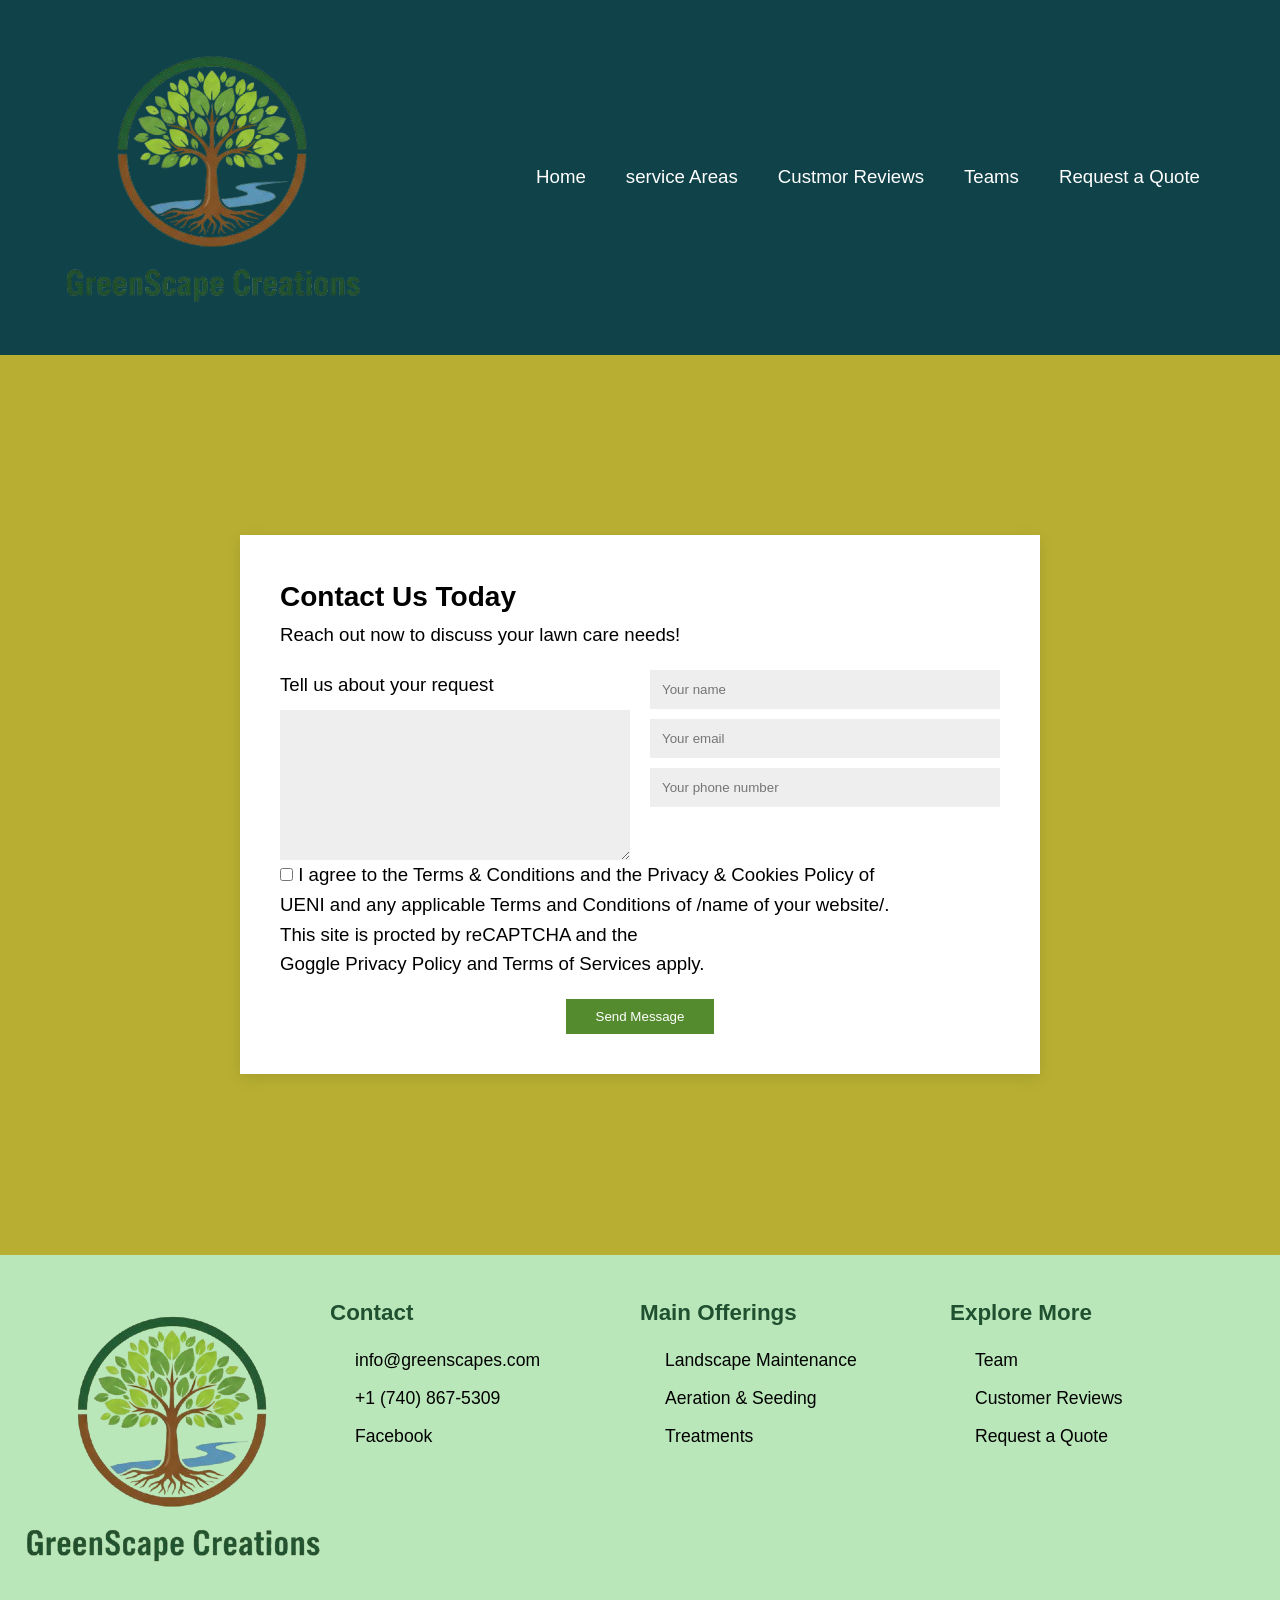
<file: Request-quote.html>
<!DOCTYPE html>
<html lang="en">
<head>
    <meta charset="UTF-8">
    <meta name="viewport" content="width=device-width, initial-scale=1.0">
    <title>Icon-Left Responsive Menu</title>
    <link rel="stylesheet" href="css/menu.css">
    <link rel="stylesheet" href="css/style.css">
    <link rel="stylesheet" href="css/footer.css">
     <link rel="stylesheet" href="css/aeration-seeding.css">
     <link rel="stylesheet" href="css/flexbox.css">
</head>
   <body>
        <header class="navbar-container">
            <nav class="navbar">
                <div class="navbar-brand">
                    <a href="index.html"><img id="logo1" src="img/team4-green2.png"></a>
                    </div>
    
                <input type="checkbox" id="menu-toggle">
                <ul class="nav-links">
                    <li><a href="index.html">Home</a></li>
                
                    <li class="dropdown" id="csharp-dropdown">
                        <a href="#csharp">service Areas</a>
                        <ul class="submenu">
                            <li><a href="aeration-seeding.html">Aeration & Seeding</a></li>
                            <li><a href="landscape_maintenance.html">Landscape Maintenance</a></li>
                            <li><a href="treatments.html">Treatments</a></li>
                        </ul>
                    </li>
                
                    <li><a href="review.html">Custmor Reviews</a></li>
                    <li><a href="team.html">Teams</a></li>
    
                    <li class="dropdown" id="javascript-dropdown">
                        <a href="Request-quote.html">Request a Quote</a>
                        <ul class="submenu">
                    
                        </ul>
                    </li>
                </ul>
            </nav>
        </header>
        <section class="contact-footer" style="display: flex; align-items: center; justify-content: center; min-height: 100vh; margin: 0;">
            <div class="contact-card">
                <h2>Contact Us Today</h2>
                <p>Reach out now to discuss your lawn care needs!</p>
                <form class="contact-form">
                    <div class="form-main">
                        <div class="form-group">
                            <label>Tell us about your request</label>
                            <textarea></textarea>
                        </div>
                        <div class="form-inputs">
                            <input type="text" placeholder="Your name">
                            <input type="email" placeholder="Your email">
                            <input type="tel" placeholder="Your phone number">
                        </div>
                    </div>
                    <div class="form-footer">
                        <label><input type="checkbox"> I agree to the Terms & Conditions and the Privacy & Cookies Policy of <br> UENI and any applicable Terms and Conditions
                        of /name of your website/. <br> This site is procted by reCAPTCHA and the <br> Goggle Privacy Policy and Terms of Services apply.
                        </label>
                        <button type="submit" class="btn-submit">Send Message</button>
                    </div>
                </form>
            </div>
        </section>



         <footer class="site-footer">
       <div class="footer-container">
         <div class="footer-column logo-col">
           <a href="#home">
         <img id="logo2" src="img/team4-green2.png" alt="Company Logo">
        </a>
      </div>
 
    <div class="footer-column">
        <h4>Contact</h4>
        <ul class="footer-links">
           <li><i class="fa-solid fa-envelope"></i> <a href="mailto:info@greenscapes.com">info@greenscapes.com</a></li>
           <li><i class="fa-solid fa-phone"></i> <a href="tel:+17408675309">+1 (740) 867-5309</a></li>
           <li><i class="fa-brands fa-facebook"></i> <a href="https://www.facebook.com/people/Green-Star-LLC/100063695314890/">Facebook</a></li>
          </ul>
       </div>
 
       <div class="footer-column">
          <h4>Main Offerings</h4>
           <ul class="footer-links">
           <li><i class="fa-solid fa-chevron-right"></i><a href="https://green-star.ueniweb.com/services/lawn-care/lawn-care-150454484">Landscape Maintenance</a></li>
           <li><i class="fa-solid fa-chevron-right"></i><a href="aeration-seeding.html">Aeration & Seeding</a></li>
           <li><i class="fa-solid fa-chevron-right"></i><a href="https://green-star.ueniweb.com/services/pest-control/mosquito-control-150454492">Treatments</a></li>
      </ul>
         </div>
 
        <div class="footer-column">
            <h4>Explore More</h4>
            <ul class="footer-links">
               <li><i class="fa-solid fa-circle-info"></i><a href="https://green-star.ueniweb.com/about-us"> Team</a></li>
               <li><i class="fa-solid fa-lightbulb"></i><a href="https://green-star.ueniweb.com/blog">Customer Reviews</a></li>
              <li><i class="fa-solid fa-comment"></i> <a href="Request-quote.html">Request a Quote</a></li>
            </ul>
          </div>
        </div>
    </footer>
    <script src="scripts/script.js"></script>
</body>
</html>
</file>
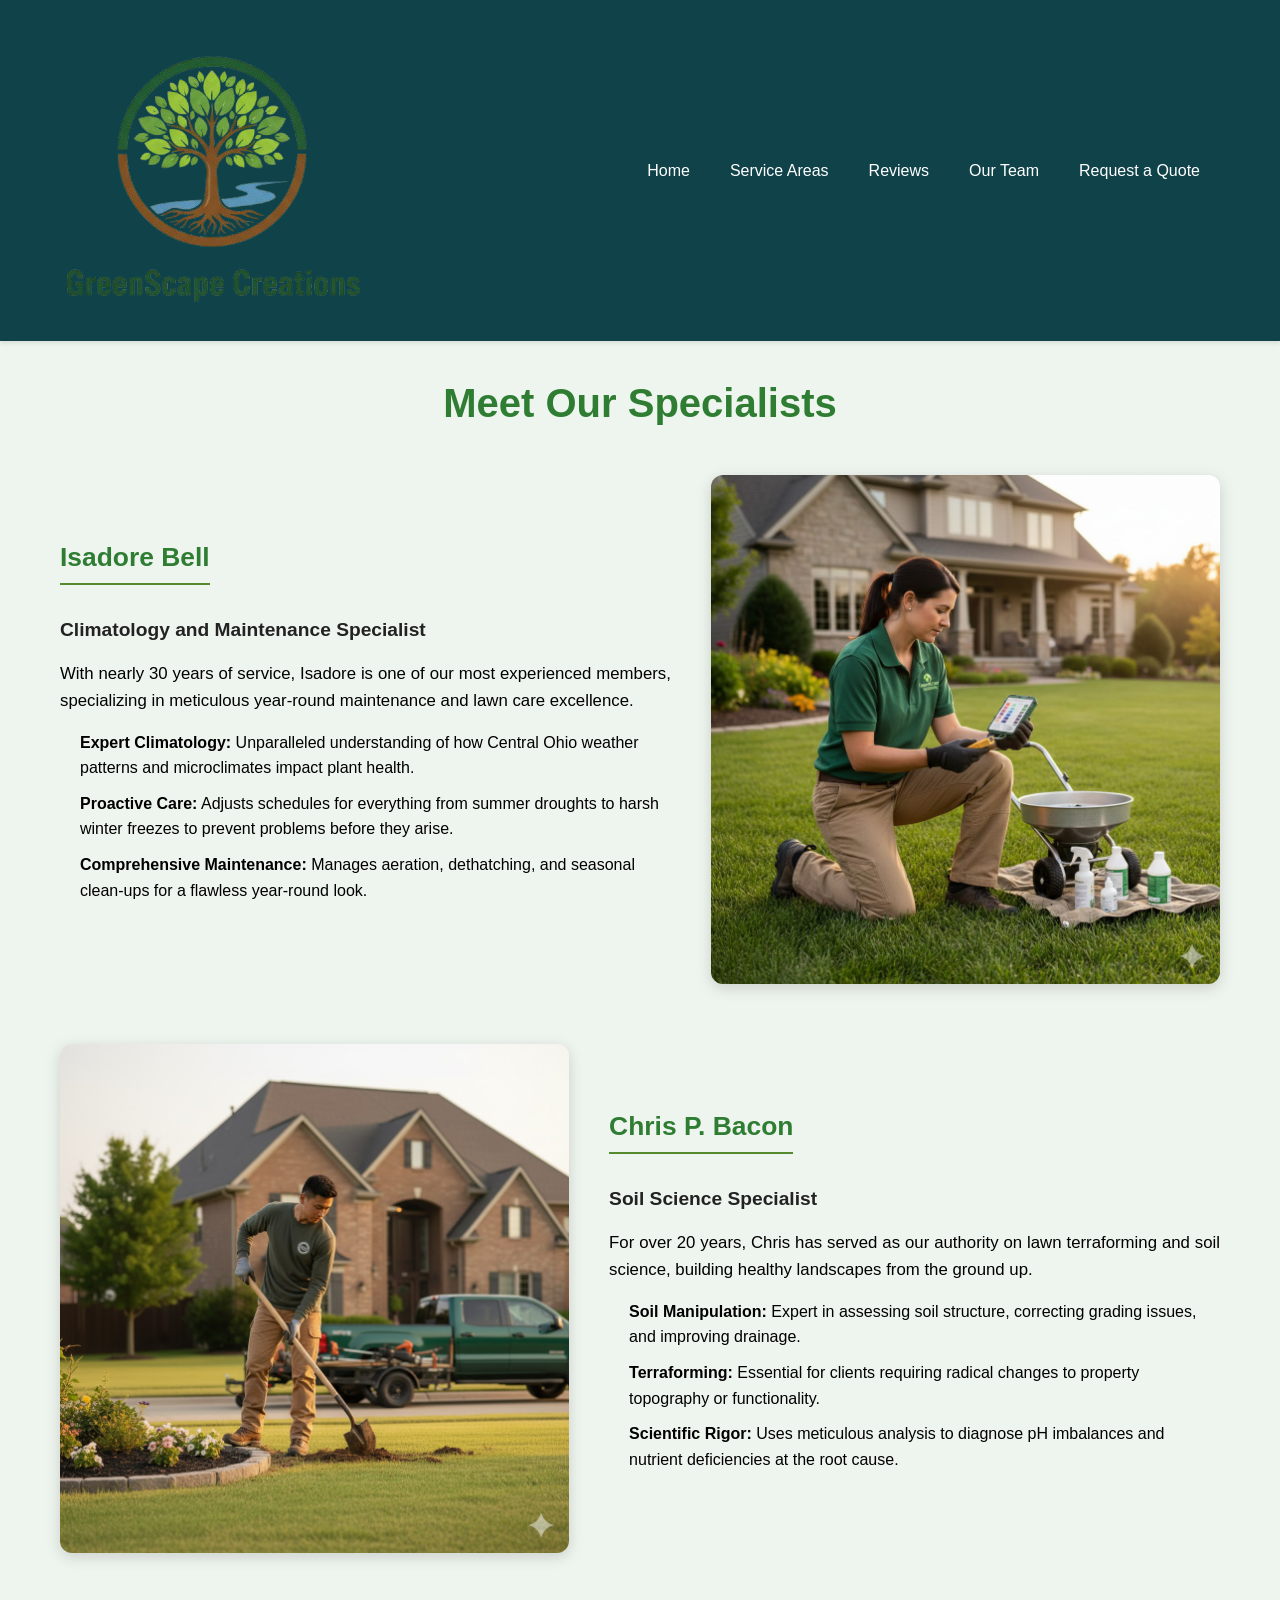
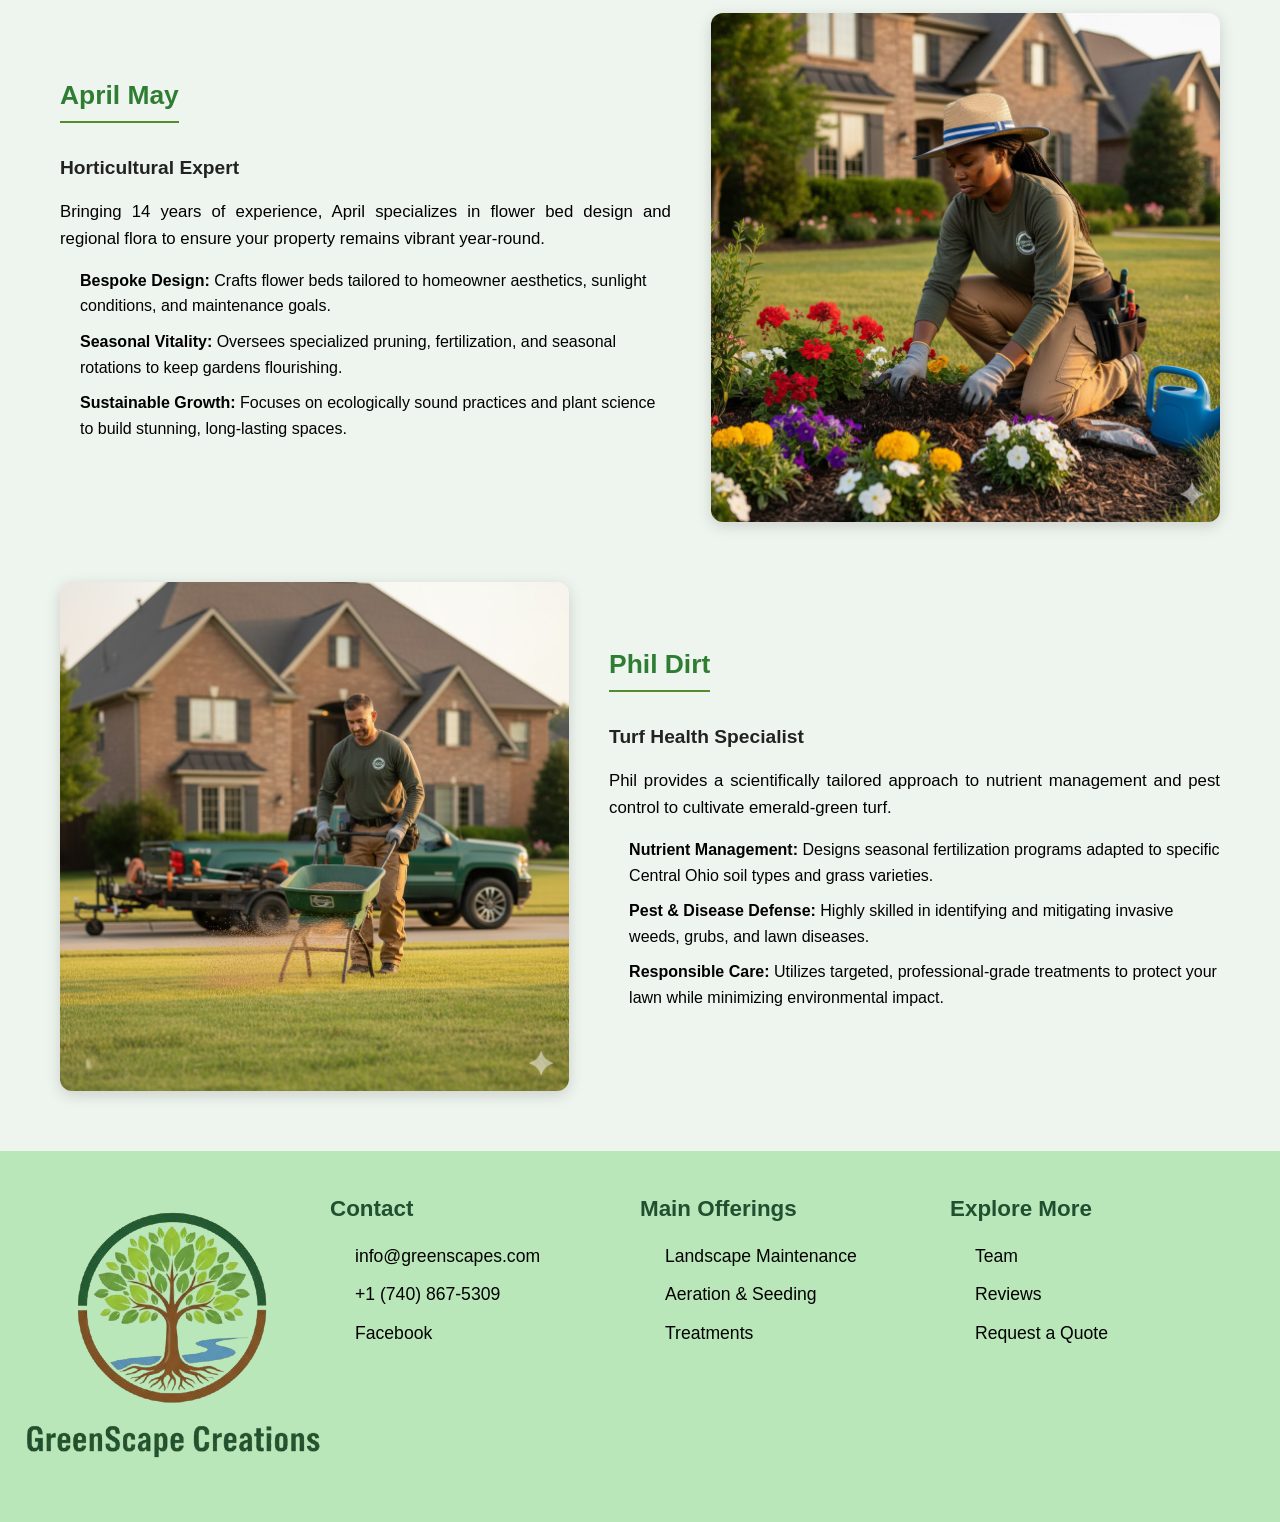
<file: team.html>
<!DOCTYPE html>
<html lang="en">
<head>
    <meta charset="UTF-8">
    <meta name="viewport" content="width=device-width, initial-scale=1.0">
    <title>Icon-Left Responsive Menu</title>
    <link rel="stylesheet" href="css/menu.css">
    <link rel="stylesheet" href="css/style_tsn.css">
    <link rel="stylesheet" href="css/footer.css">
    <link rel="stylesheet" href="css/aeration-seeding.css">
</head>
<body>
  <header class="navbar-container">
        <nav class="navbar">
            <div class="navbar-brand">
                <a href="index4.html"><img id="logo1" src="img/team4-green2.png"></a>
                </div>
 
                <input type="checkbox" id="menu-toggle">
                <label class="hamburger" for="menu-toggle">
                    <span class="bar"></span>
                    <span class="bar"></span>
                    <span class="bar"></span>
                </label>
                <ul class="nav-links">
                <li><a href="index4.html">Home</a></li>
                <li class="dropdown" id="javascript-dropdown">
                     <li class="dropdown" id="csharp-dropdown">
                      <a href="#csharp">Service Areas</a>
                    <ul class="submenu">
                        <li><a href="aeration-seeding.html">Aeration & Seeding</a></li>
                        <li><a href="landscape_maintenance.html">Landscape Maintenance</a></li>
                        <li><a href="treatments.html">treatments</a></li>
                    </ul>
                </li>
               
                <li><a href="review.html">Reviews</a></li>
                <li><a href="team.html">Our Team</a></li>
 
                <li class="dropdown" id="javascript-dropdown">
                    <a href="contact.html">Request a Quote </a>
                 
                </li>
            </div>
        </nav>
    </header>
    <h1 class="section-header">Meet Our Specialists</h1>

    <div class="flex-container">
        <div class="flex-item">
            <p class="area-header">Isadore Bell</p>
            <p class="content-text"><strong>Climatology and Maintenance Specialist</strong></p>
            <p class="content-text">
                With nearly 30 years of service, Isadore is one of our most experienced members, specializing in meticulous year-round maintenance and lawn care excellence.
            </p>
            <ul class="sa-list">
                <li><strong>Expert Climatology:</strong> Unparalleled understanding of how Central Ohio weather patterns and microclimates impact plant health.</li>
                <li><strong>Proactive Care:</strong> Adjusts schedules for everything from summer droughts to harsh winter freezes to prevent problems before they arise.</li>
                <li><strong>Comprehensive Maintenance:</strong> Manages aeration, dethatching, and seasonal clean-ups for a flawless year-round look.</li>
            </ul>
        </div>
        <div class="flex-item">
            <img src="img/isadore_bell.jpg" alt="Isadore Bell">
        </div>
    </div>

    <div class="flex-container">
        <div class="flex-item">
            <p class="area-header">Chris P. Bacon</p>
            <p class="content-text"><strong>Soil Science Specialist</strong></p>
            <p class="content-text">
                For over 20 years, Chris has served as our authority on lawn terraforming and soil science, building healthy landscapes from the ground up.
            </p>
            <ul class="sa-list">
                <li><strong>Soil Manipulation:</strong> Expert in assessing soil structure, correcting grading issues, and improving drainage.</li>
                <li><strong>Terraforming:</strong> Essential for clients requiring radical changes to property topography or functionality.</li>
                <li><strong>Scientific Rigor:</strong> Uses meticulous analysis to diagnose pH imbalances and nutrient deficiencies at the root cause.</li>
            </ul>
        </div>
        <div class="flex-item">
            <img src="img/chris_p_bacon.jpg" alt="Chris P. Bacon">
        </div>
    </div>

    <div class="flex-container">
        <div class="flex-item">
            <p class="area-header">April May</p>
            <p class="content-text"><strong>Horticultural Expert</strong></p>
            <p class="content-text">
                Bringing 14 years of experience, April specializes in flower bed design and regional flora to ensure your property remains vibrant year-round.
            </p>
            <ul class="sa-list">
                <li><strong>Bespoke Design:</strong> Crafts flower beds tailored to homeowner aesthetics, sunlight conditions, and maintenance goals.</li>
                <li><strong>Seasonal Vitality:</strong> Oversees specialized pruning, fertilization, and seasonal rotations to keep gardens flourishing.</li>
                <li><strong>Sustainable Growth:</strong> Focuses on ecologically sound practices and plant science to build stunning, long-lasting spaces.</li>
            </ul>
        </div>
        <div class="flex-item">
            <img src="img/april_may.jpg" alt="April May">
        </div>
    </div>

    <div class="flex-container">
        <div class="flex-item">
            <p class="area-header">Phil Dirt</p>
            <p class="content-text"><strong>Turf Health Specialist</strong></p>
            <p class="content-text">
                Phil provides a scientifically tailored approach to nutrient management and pest control to cultivate emerald-green turf.
            </p>
            <ul class="sa-list">
                <li><strong>Nutrient Management:</strong> Designs seasonal fertilization programs adapted to specific Central Ohio soil types and grass varieties.</li>
                <li><strong>Pest & Disease Defense:</strong> Highly skilled in identifying and mitigating invasive weeds, grubs, and lawn diseases.</li>
                <li><strong>Responsible Care:</strong> Utilizes targeted, professional-grade treatments to protect your lawn while minimizing environmental impact.</li>
            </ul>
        </div>
        <div class="flex-item">
            <img src="img/phil_dirt.jpg" alt="Phil Dirt">
        </div>
    </div>

<footer class="site-footer">
       <div class="footer-container">
         <div class="footer-column logo-col">
           <a href="index4.html">
         <img id="logo2" src="img/team4-green2.png" alt="Company Logo">
        </a>
      </div>
 
    <div class="footer-column">
        <h4>Contact</h4>
        <ul class="footer-links">
           <li><i class="fa-solid fa-envelope"></i> <a href="mailto:info@greenscapes.com">info@greenscapes.com</a></li>
           <li><i class="fa-solid fa-phone"></i> <a href="tel:+17408675309">+1 (740) 867-5309</a></li>
           <li><i class="fa-brands fa-facebook"></i> <a href="https://www.facebook.com/people/Green-Star-LLC/100063695314890/">Facebook</a></li>
          </ul>
       </div>
 
       <div class="footer-column">
          <h4>Main Offerings</h4>
           <ul class="footer-links">
           <li><i class="fa-solid fa-chevron-right"></i><a href="landscape_maintenance.html">Landscape Maintenance</a></li>
           <li><i class="fa-solid fa-chevron-right"></i><a href="aeration-seeding.html">Aeration & Seeding</a></li>
           <li><i class="fa-solid fa-chevron-right"></i><a href="treatments.html">Treatments</a></li>
      </ul>
         </div>
 
        <div class="footer-column">
            <h4>Explore More</h4>
            <ul class="footer-links">
               <li><i class="fa-solid fa-circle-info"></i><a href="team.html"> Team</a></li>
               <li><i class="fa-solid fa-lightbulb"></i><a href="review.html">Reviews</a></li>
              <li><i class="fa-solid fa-comment"></i> <a href="contact.html">Request a Quote</a></li>
            </ul>
          </div>
        </div>
    </footer>
    <script src="scripts/script.js"></script>
</body>
</html>
</file>
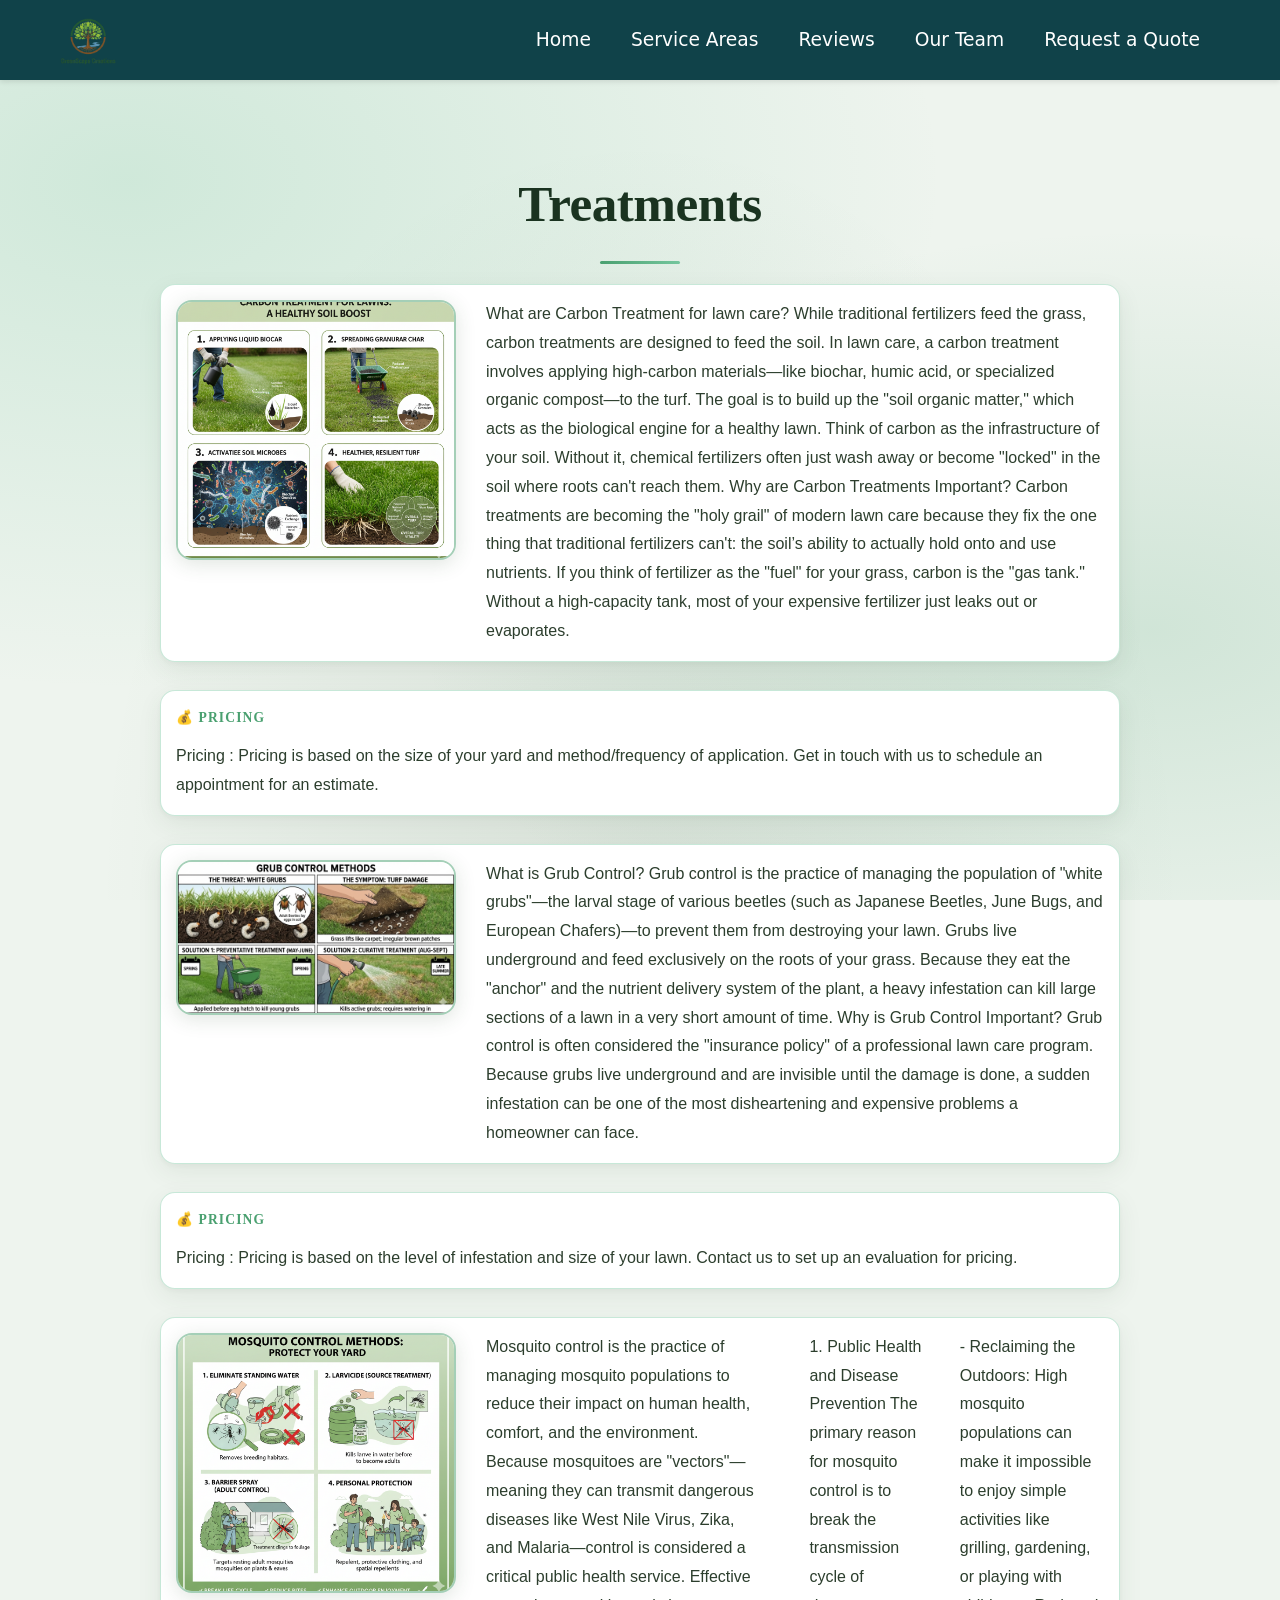
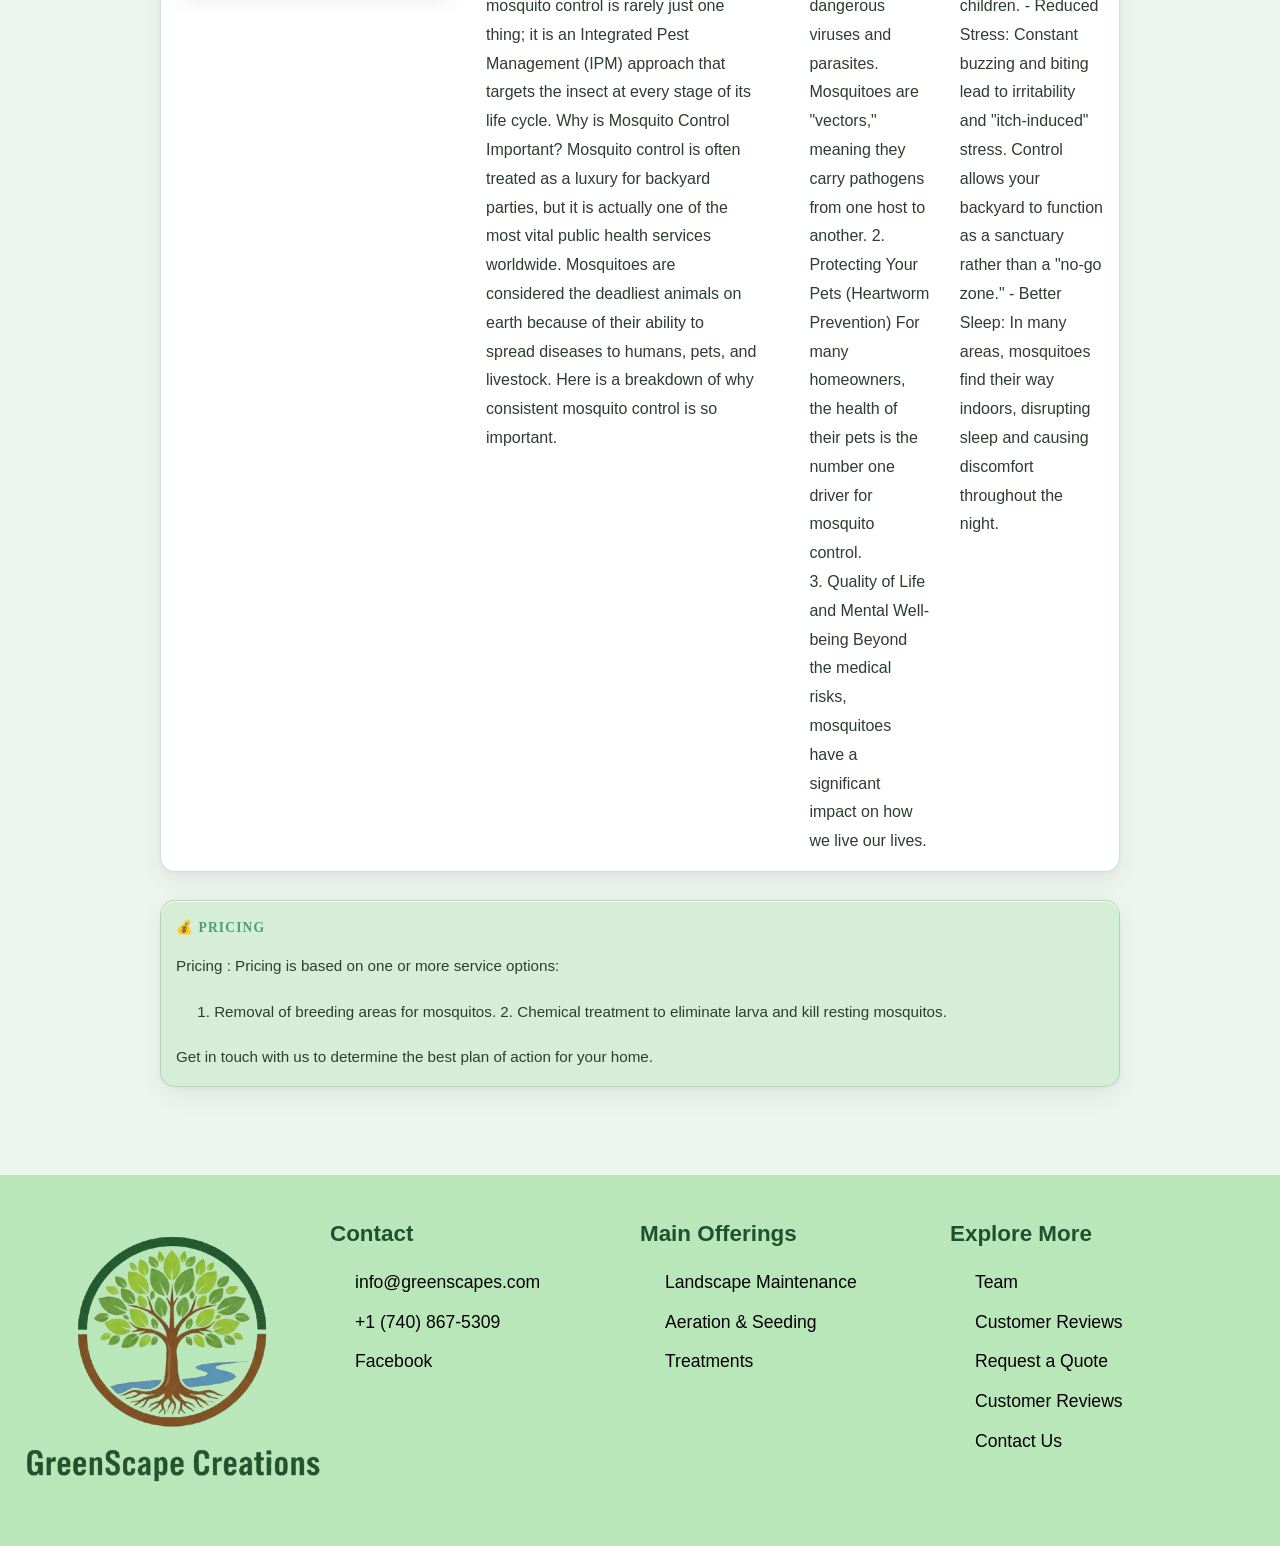
<file: treatments.html>
<!DOCTYPE html>
<html lang="en">
<head>
    <meta charset="UTF-8">
    <meta name="viewport" content="width=device-width, initial-scale=1.0">
    <title>Icon-Left Responsive Menu</title>
    <link rel="stylesheet" href="css/menu.css">
    <link rel="stylesheet" href="css/style.css">
    <link rel="stylesheet" href="css/services.css">
    <link rel="stylesheet" href="css/footer.css">
    <link rel="stylesheet" href="css/style_tsn.css">
    

</head>
<body>
    <header class="navbar-container">
        <nav class="navbar">
            
            <div class="navbar-brand">
                <a href="index4.html"><img id="logo" src="img/team4-green2.png"></a> 
                </div>

            <input type="checkbox" id="menu-toggle">
            
            <label for="menu-toggle" class="hamburger">
                <span class="bar"></span>
                <span class="bar"></span>
                <span class="bar"></span>
            </label>

            <ul class="nav-links">
                <li><a href="index4.html">Home</a></li>
                
                <li class="dropdown" id="csharp-dropdown">
                    <a href="#csharp">Service Areas</a>
                    <ul class="submenu">
                        <li><a href="aeration-seeding.html">Aeration & Seeding</a></li>
                        <li><a href="landscape_maintenance.html">Landscape Maintenance</a></li>
                        <li><a href="treatments.html">Treatments</a></li>
                    </ul>
                </li>
                
                <li><a href="review.html">Reviews</a></li>
                <li><a href="team.html">Our Team</a></li>

                <li class="dropdown" id="javascript-dropdown">
                    <a href="contact.html">Request a Quote</a>
                    <ul class="submenu">
                    </ul>
                </li>
            </ul>
        </nav>
    </header>
   <div class="main-container">

    <h1>Treatments</h1>

    

    

    <div class="textbox">
        
        <img id="pageLogo" src="/img/Carbon Treatment Photo.png" alt="Carbon Treatment">
        What are Carbon Treatment for lawn care?

        While traditional fertilizers feed the grass, carbon treatments are designed to feed the soil.

        In lawn care, a carbon treatment involves applying high-carbon materials—like biochar, humic acid, or specialized organic compost—to the turf. The goal is to build up the "soil organic matter," which acts as the biological engine for a healthy lawn.

        Think of carbon as the infrastructure of your soil. Without it, chemical fertilizers often just wash away or become "locked" in the soil where roots can't reach them.
   


        Why are Carbon Treatments Important?

        Carbon treatments are becoming the "holy grail" of modern lawn care because they fix the one thing that traditional fertilizers can't: the soil’s ability to actually hold onto and use nutrients. If you think of fertilizer as the "fuel" for your grass, carbon is the "gas tank." Without a high-capacity tank, most of your expensive fertilizer just leaks out or evaporates.

    </div>

    <div class="textbox">
        Pricing :

     Pricing is based on the size of your yard and method/frequency of application. Get in touch with us to schedule an appointment for an estimate.
    </div>

<div class="textbox">
    <img id="pageLogo" src="/img/Grub Control Photo.png" alt="Grub Control">



    What is Grub Control?

Grub control is the practice of managing the population of "white grubs"—the larval stage of various beetles (such as Japanese Beetles, June Bugs, and European Chafers)—to prevent them from destroying your lawn.

Grubs live underground and feed exclusively on the roots of your grass. Because they eat the "anchor" and the nutrient delivery system of the plant, a heavy infestation can kill large sections of a lawn in a very short amount of time.




    Why is Grub Control Important?

Grub control is often considered the "insurance policy" of a professional lawn care program. Because grubs live underground and are invisible until the damage is done, a sudden infestation can be one of the most disheartening and expensive problems a homeowner can face.
</div>

<div class="textbox">
    Pricing :

Pricing is based on the level of infestation and size of your lawn. Contact us to set up an evaluation for pricing. 
</div>

<div class="textbox">
    <img id="pageLogo" src="/img/Mosquito Control Photo.png" alt="Mosquito control">



    Mosquito control is the practice of managing mosquito populations to reduce their impact on human health, comfort, and the environment. Because mosquitoes are "vectors"—meaning they can transmit dangerous diseases like West Nile Virus, Zika, and Malaria—control is considered a critical public health service.

Effective mosquito control is rarely just one thing; it is an Integrated Pest Management (IPM) approach that targets the insect at every stage of its life cycle.



    Why is Mosquito Control Important?

Mosquito control is often treated as a luxury for backyard parties, but it is actually one of the most vital public health services worldwide. Mosquitoes are considered the deadliest animals on earth because of their ability to spread diseases to humans, pets, and livestock.

Here is a breakdown of why consistent mosquito control is so important.
<ol>
1. Public Health and Disease Prevention
The primary reason for mosquito control is to break the transmission cycle of dangerous viruses and parasites. Mosquitoes are "vectors," meaning they carry pathogens from one host to another.

2. Protecting Your Pets (Heartworm Prevention)
For many homeowners, the health of their pets is the number one driver for mosquito control.
<br>
3. Quality of Life and Mental Well-being
Beyond the medical risks, mosquitoes have a significant impact on how we live our lives.
</ol>
- Reclaiming the Outdoors: High mosquito populations can make it impossible to enjoy simple activities like grilling, gardening, or playing with children.

- Reduced Stress: Constant buzzing and biting lead to irritability and "itch-induced" stress. Control allows your backyard to function as a sanctuary rather than a "no-go zone."

- Better Sleep: In many areas, mosquitoes find their way indoors, disrupting sleep and causing discomfort throughout the night.
</div>

<div class="textbox">
    Pricing :

Pricing is based on one or more service options:
<ol>
1. Removal of breeding areas for mosquitos.
2. Chemical treatment to eliminate larva and kill resting mosquitos. 
</ol>
Get in touch with us to determine the best plan of action for your home.
</div>
</div>
    <script src="scripts/script.js"></script>

<footer class="site-footer">
       <div class="footer-container">
         <div class="footer-column logo-col">
           <a href="index4.html">
         <img id="logo2" src="img/team4-green2.png" alt="Company Logo">
        </a>
      </div>
 
    <div class="footer-column">
        <h4>Contact</h4>
        <ul class="footer-links">
           <li><i class="fa-solid fa-envelope"></i> <a href="mailto:info@greenscapes.com">info@greenscapes.com</a></li>
           <li><i class="fa-solid fa-phone"></i> <a href="tel:+17408675309">+1 (740) 867-5309</a></li>
           <li><i class="fa-brands fa-facebook"></i> <a href="https://www.facebook.com/people/Green-Star-LLC/100063695314890/">Facebook</a></li>
          </ul>
       </div>
 
       <div class="footer-column">
          <h4>Main Offerings</h4>
           <ul class="footer-links">
           <li><i class="fa-solid fa-chevron-right"></i><a href="landscape_maintenance.html">Landscape Maintenance</a></li>
           <li><i class="fa-solid fa-chevron-right"></i><a href="aeration-seeding.html">Aeration & Seeding</a></li>
           <li><i class="fa-solid fa-chevron-right"></i><a href="treatments.html">Treatments</a></li>
      </ul>
         </div>
 
        <div class="footer-column">
            <h4>Explore More</h4>
            <ul class="footer-links">
               <li><i class="fa-solid fa-circle-info"></i><a href="team.html"> Team</a></li>

               <li><i class="fa-solid fa-lightbulb"></i><a href="">Customer Reviews</a></li>
              <li><i class="fa-solid fa-comment"></i> <a href="">Request a Quote</a></li>

               <li><i class="fa-solid fa-lightbulb"></i><a href="review.html">Customer Reviews</a></li>
              <li><i class="fa-solid fa-comment"></i> <a href="contact.html">Contact Us</a></li>

            </ul>
          </div>
        </div>
    </footer>

</body>
</html>
</file>
<file: css/menu.css>
/* Base Reset and Styling */
* {
    margin: 0;
    padding: 0;
    box-sizing: border-box;
    list-style: none;
    text-decoration: none;
}


/* --- Navigation Container --- */
.navbar-container {
    background-color: #104249;
    box-shadow: 0 2px 5px rgba(0, 0, 0, 0.1);
}

.navbar {
    display: flex;
    /* Main Flexbox setting: Icon (left) and Links (right) */
    justify-content: space-between; 
    align-items: center;
    padding: 0 20px;
    max-width: 1200px;
    margin: 0 auto; /* Center the navbar content */
}

/* --- Left Side: Brand/Icon --- */
.navbar-brand a {
    color: #4aff89; /* Gold color for the brand name */
    font-size: 1.5em;
    font-weight: bold;
    padding: 15px 0;
    display: block;
}

/* --- Right Side: Navigation Links (Desktop) --- */
.nav-links {
    display: flex;
    justify-content: flex-end; /* Align links to the right */
    align-items: center;
    border-radius: 15px;
}

.nav-links > li {
    position: relative;
}

.nav-links a {
    display: block;
    padding: 15px 20px;
    color: white;
    transition: background-color 0.3s;
}

.nav-links a:hover {
    background-color: #b5d8cf;
    border-radius: 15px;
    color: #1f5030;
}

/* --- Dropdown Styling (Desktop) --- */
.submenu {
    display: none;
    position: absolute;
    top: 100%;
    left: 0;
    background-color: #b5d8cf;
    min-width: 180px;
    z-index: 10;
    box-shadow: 0 5px 10px rgba(0, 0, 0, 0.2);
}

.dropdown:hover .submenu {
    display: block; 
}

.submenu a {
    padding: 10px 20px;
}

.submenu li:hover a {
    background-color: #76c4e2;
}

/* --- Hamburger Icon (Hidden on Desktop) --- */
#menu-toggle {
    display: none;
}

.hamburger {
    display: none; 
    cursor: pointer;
}

.bar {
    display: block;
    width: 25px;
    height: 3px;
    margin: 5px 0;
    background-color: white;
    transition: all 0.3s ease-in-out;
}


/* ==================================== */
/* --- Mobile/Tablet Responsiveness --- */
/* ==================================== */
@media (max-width: 768px) {
    
    .navbar {
        flex-wrap: wrap; /* Allow the nav-links to drop below the brand/hamburger */
        padding: 0 20px;
    }

    /* Show the hamburger icon */
    .hamburger {
        display: block; 
        padding: 15px 0;
    }

    /* Navigation Links (Mobile) */
    .nav-links {
        /* On mobile, the links take full width and stack vertically */
        flex-direction: column;
        width: 100%;
        max-height: 0; /* Initially hidden */
        overflow: hidden;
        transition: max-height 0.3s ease-out;
        background-color: #333; 
        text-align: center;
        /* Position links below the brand/hamburger by setting width to 100% */
        order: 1; /* Force nav-links to the second row in the flex container */
    }

    .nav-links > li {
        width: 100%;
        border-top: 1px solid #555;
    }
    
    /* Toggle menu open: Checkbox state controls visibility */
    #menu-toggle:checked ~ .nav-links {
        max-height: 500px; /* Must be larger than total link height */
    }

    /* Mobile Dropdowns */
    .submenu {
        position: static; /* Stack naturally below parent */
        width: 100%;
        display: none; /* Hide by default, show with JS 'active' class */
        background-color: #555;
    }

    /* JavaScript 'active' class for mobile submenu toggle */
    .dropdown.active .submenu {
        display: block;
    }
}
</file>
<file: css/style.css>
﻿body{
    background-color: #e2e2e2;
    font-family:'Courier New', Courier, monospace;
    font-size: 14pt;
}
#logo{
    height: 50px;
}
.text-overlay{
    position: absolute;
    top: 30%;
    left: 50%;
    transform: translate(-50%, -50%);
    font-size: 35px;
    background-color: white;
}
div.flex-container {
    display: flex;
    align-items: flex-start;
    flex-direction: row;
    padding: 10px;
    gap: 5px;
    max-width: 100%;
}
.divimgs{
    border: 2px solid #3fbe7f;
    border-radius: 15px;
    box-shadow: 20px 20px 50px 15px grey;
}
div.textbox{
    border-radius: 15px;
    background-color: white;
    padding: 15px;
}
.reviews{
    border-radius: 4px;
    width:400px;
    max-width: 100%;
    background-color: white;
    margin:auto;
    padding:2px;
    box-shadow: 20px 20px 50px 2px #10301d;
}
.reviews span{
    font-size: 25px;
}
.flex-container img{
    max-width: 100%;
    height: auto;
    display: block;
}
.button{
    background-color: #25b425;
    border-radius: 15px;
}
.rev{
    display: flex;
    align-items: flex-start;
}
.big {
  font-size: 120px;
  font-weight: bold;
  line-height: 1;
  margin-right: 6px;
}
.small {
  display: flex;
  flex-direction: column;
  font-size: 48px;
  line-height: 1.1;
  margin-top: 4px;
}

.ratings {
  width: 700px;
  display: flex;
  flex-direction: column;
  gap: 4px;
  margin-left:20px;
}

.bar {
  height: 28px;
  width:100%;
  background: #838383;
  border-radius: 6px;
  overflow: hidden;
}

.fill {
  height: 100%;
  background: #1fb25c;
}

.w80 { width: 80%; }
.w20 { width: 20%; }
.w12 { width: 12%; }
.w3  { width: 3%; }
.w8  { width: 8%; }
</file>
<file: css/footer.css>
.site-footer {
    flex-shrink: 0;
    background-color: #bae7b9;
    padding: 40px 20px;
    font-family: sans-serif;
    margin-top: auto;
    /* margin-top: auto; is a great backup, but flex:1 on main does the heavy lifting */
}
 
.footer-container {
    max-width: 2200px;
    margin: 0 auto;
    display: flex;
    justify-content: space-between;
    align-items: flex-start;
    flex-wrap: wrap;
}
 
.footer-column {
    flex: 1;
    min-width: 200px;
    margin-bottom: 20px;
}
 
.footer-links {
    list-style: none;
    padding: 0;
    margin: 0;
}
 
.footer-links li {
    margin-bottom: 10px;
    font-size: 0.9rem;
    display: flex;
    align-items: center;
    color: #000;
}
 
.footer-links i {
    margin-right: 10px;
    width: 15px;
    text-align: center;
}
 
.footer-links a {
    text-decoration: none;
    color: inherit;
}
 
.footer-links a:hover {
    text-decoration: underline;
}
 
.footer-column h4 {
    margin-bottom: 15px;
    font-size: 1.4rem;
    color: #1f5030;
}
 
.footer-column li{
    font-size :1.1rem;
}
</file>
<file: css/aeration-seeding.css>
:root {
    --primary-green: #558b2f;
    --bg-olive: #b8af32;
    --text-dark: #333;
}

body {
    font-family: Arial, sans-serif;
    margin: 0;
    color: var(--text-dark);
    line-height: 1.6;
}

.container {
    max-width: 1000px;
    margin: 0 auto;
    padding: 20px;
}

/* Navbar */
.navbar {
    text-align: center;
    padding: 20px;
}
.navbar nav a {
    margin: 0 15px;
    text-decoration: none;
    color: #000;
    font-weight: bold;
}

/* Hero Section (Side-by-side) */
.hero-section {
    display: flex;
    gap: 40px;
    align-items: flex-start;
    margin-bottom: 60px;
}

.hero-content { flex: 1; }
.hero-image { flex: 1; }
.hero-image img { width: 100%; border-radius: 4px; }

.book-box {
    border: 1px solid #ccc;
    padding: 15px;
    margin: 20px 0;
}

.btn-primary {
    background: var(--primary-green);
    color: white;
    border: none;
    padding: 8px 25px;
    cursor: pointer;
    border-radius: 3px;
}

/* Related Services Cards */
.related-services { text-align: center; }
.card-grid {
    display: flex;
    gap: 20px;
    justify-content: center;
    margin-top: 30px;
}

.card {
    width: 300px;
    height: 400px;
    background-size: cover;
    background-position: center;
    position: relative;
    border-radius: 5px;
    overflow: hidden;
}

.card-overlay {
    position: absolute;
    bottom: 0; width: 100%;
    padding: 20px;
    background: linear-gradient(transparent, rgba(0,0,0,0.7));
    color: white;
    text-align: left;
}

/* Contact Form Section */
.contact-footer {
    background-color: var(--bg-olive);
    padding: 60px 20px;
    display: flex;
    justify-content: center;
}

.contact-card {
    background: white;
    padding: 40px;
    width: 100%;
    max-width: 800px;
    box-shadow: 0 4px 15px rgba(0,0,0,0.1);
}

.form-main {
    display: flex;
    gap: 20px;
    margin-top: 20px;
}

.form-group, .form-inputs { flex: 1; display: flex; flex-direction: column; gap: 10px; }
textarea { height: 150px; background: #eee; border: none; }
input { padding: 12px; background: #eee; border: none; }

.btn-submit {
    background: var(--primary-green);
    color: white;
    padding: 10px 30px;
    border: none;
    display: block;
    margin: 20px auto 0;
    cursor: pointer;
}



/* General Layout */
body {
    font-family: 'Segoe UI', Tahoma, Geneva, Verdana, sans-serif;
    line-height: 1.6;
    color: #000;
    margin: 0;
    padding: 0;
}

/* Header Styling */
.section-header {
    text-align: center;
    color: #2e7d32; /* Forest Green */
    font-size: 2.5rem;
    margin-top: 30px;
    margin-bottom: 40px;
}

/* Flex Container Setup */
.flex-container {
    display: flex;
    max-width: 1200px;
    margin: 0 auto 60px auto;
    padding: 0 20px;
    gap: 40px;
    align-items: flex-start;
}

/* Left Column (Text) */
.flex-item:first-child {
    flex: 1.2; /* Gives slightly more room to text */
}

/* Right Column (Images) */
.flex-item:last-child {
    flex: 1;
}

.flex-item img {
    width: 100%;
    height: auto;
    border-radius: 12px;
    display: block;
}

/* Typography Styling */
.area-header {
    font-size: 1.65rem;
    font-weight: bold;
    color: #333;
    margin-bottom: 15px;
    border-bottom: 2px;
    padding-bottom: 5px;
}

.content-text {
    margin-bottom: 15px;
    font-size: 1.05rem;
    text-align: justify;
}

.content-text strong {
    display: block;
    font-size: 1.2rem;
    margin-top: 20px;
    color: #222;
}

/* List Styling */
.sa-list {
    list-style-type: disc;
    padding-left: 20px;
    margin-bottom: 20px;
}

.sa-list li {
    margin-bottom: 10px;
}

/* Alternate Rows (Optional) 
   If you want the image on the left for the second section like a professional brochure: */
.flex-container:nth-of-type(even) {
    flex-direction: row-reverse;
}

/* Responsive Design */
@media (max-width: 900px) {
    .flex-container {
        flex-direction: column;
    }
    
    .flex-item {
        width: 100%;
    }

    .flex-container:nth-of-type(even) {
        flex-direction: column;
    }
}


/* Animation Keyframes */
@keyframes fadeInUp {
    from {
        opacity: 0;
        transform: translateY(20px);
    }
    to {
        opacity: 1;
        transform: translateY(0);
    }
}

/* Apply the animation to the main content containers */
.flex-container, .section-header {
    opacity: 0; /* Starts invisible */
    animation: fadeInUp 0.8s ease-out forwards;
}

/* Stagger the timing so the header appears first, then the rows */
.section-header {
    animation-delay: 0.1s;
}

.flex-container:nth-of-type(1) {
    animation-delay: 0.3s;
}

.flex-container:nth-of-type(2) {
    animation-delay: 0.5s;
}

.flex-container:nth-of-type(3) {
    animation-delay: 0.7s;
}



.flex-container {
    align-items: center; /* Centers text vertically against the profile images */
}

.area-header {
    color: #2e7d32;
    border-bottom: 2px solid #558b2f;
    display: inline-block;
    margin-bottom: 10px;
}

/* Ensure the images have a consistent look */
.flex-item img {
    box-shadow: 0 4px 15px rgba(0,0,0,0.15);
    transition: transform 0.3s ease;
}

.flex-item img:hover {
    transform: scale(1.02);
}

/* Specific delay for the 4th team member if you keep the animation */
.flex-container:nth-of-type(4) {
    animation-delay: 0.9s;
}

/* Mobile adjustments */
@media (max-width: 900px) {
    .flex-item:first-child {
        order: 2; /* Puts text below image on mobile */
    }
    .flex-item:last-child {
        order: 1; /* Puts image on top on mobile */
        margin-bottom: 20px;
    }
}
</file>
<file: css/style_tsn.css>
:root {
    --background: #eef4ee;
    --surface: #ffffff;
    --surface-strong: #f0f7f2;
    --brand: #1a4d2e;
    --brand-soft: #74c69d;
    --text: #1f3d2d;
    --text-muted: #4f6e58;
    --border: rgba(36, 95, 64, 0.16);
}

* {
    box-sizing: border-box;
}

body {
    margin: 0;
    font-family: 'Inter', system-ui, sans-serif;
    line-height: 1.7;
    color: var(--text);
    background-color: var(--background);
}

img {
    display: block;
    max-width: 100%;
    height: auto;
}

a {
    color: inherit;
    text-decoration: none;
}

p {
    margin: 0 0 1rem;
}

.title1 {
    font-size: clamp(2.2rem, 3vw, 3rem);
    font-weight: 700;
    color: var(--brand);
    text-align: center;
    margin: 48px auto 24px;
    max-width: 1100px;
    padding: 0 20px;
}

.content-row {
    display: flex;
    align-items: center;
    justify-content: space-between;
    gap: 40px;
    max-width: 1200px;
    margin: 0 auto;
    padding: 40px 20px;
    overflow: hidden;
    z-index: 1;
}
.button{
    background-color: #47916d;
    border-radius: 15px;
}

#main-image {
    width: 100%;
    max-width: 620px;
    border-radius: 24px;
    box-shadow: 0 18px 45px rgba(18, 59, 32, 0.14);
}

.mainTextArea1 {
    flex: 1;
    background-color: var(--surface);
    padding: 30px;
    border-radius: 24px;
    border: 1px solid var(--border);
    color: var(--text-muted);
}

.mainTextArea1 p {
    margin-bottom: 1rem;
}

.Box1 {
    display: grid;
    grid-template-columns: repeat(3, minmax(240px, 1fr));
    gap: 24px;
    max-width: 1200px;
    margin: 0 auto 60px;
    padding: 0 20px 40px;
    position: relative;
    z-index: 2;
}

#service1,
#service2,
#service3 {
    background-color: var(--surface);
    border: 1px solid var(--border);
    border-radius: 24px;
    padding: 28px;
    box-shadow: 0 12px 24px rgba(18, 59, 32, 0.08);
    transition: transform 0.25s ease, box-shadow 0.25s ease;
}

#service1:hover,
#service2:hover,
#service3:hover {
    transform: translateY(-5px);
    box-shadow: 0 20px 35px rgba(18, 59, 32, 0.12);
}

.sectionTitle {
    font-size: 1.5rem;
    color: var(--brand);
    margin-bottom: 18px;
    font-weight: 700;
}

#service1 a,
#service2 a,
#service3 a {
    display: inline-block;
    margin-top: 0.75rem;
    font-weight: 700;
    color: var(--brand-soft);
}

#service1 p,
#service2 p,
#service3 p {
    color: var(--text-muted);
    font-size: 0.95rem;
    line-height: 1.75;
}

@keyframes textAppearNextToImage {
    0% {
        opacity: 0;
        transform: translateY(20px) scale(1.05);
    }
    100% {
        opacity: 1;
        transform: translateY(0) scale(1);
    }
}

@media (max-width: 900px) {
    .content-row {
        flex-direction: column;
        padding: 30px 20px;
    }

    #main-image {
        width: 100%;
    }

    .Box1 {
        grid-template-columns: 1fr;
    }

    .mainTextArea1 {
        padding: 24px;
    }

    .title1 {
        font-size: 2.6rem;
    }

    .sectionTitle {
        font-size: 1.35rem;
    }
}

@media (max-width: 480px) {
    .title1 {
        font-size: 2rem;
        margin-top: 32px;
    }

    .mainTextArea1 {
        padding: 18px;
        font-size: 0.98rem;
    }

    .sectionTitle {
        font-size: 1.25rem;
    }

    #service1 p,
    #service2 p,
    #service3 p {
        font-size: 0.92rem;
    }
}
</file>
<file: css/request.css>
/* 1. Scale up the main white container card */
.contact-card {
    width: 100%;
    max-width: 680px;      /* Increases overall width from current size */
    padding: 45px;         /* Adds plenty of breathing room inside the box */
    background: #ffffff;
    border-radius: 8px;    /* Softens corners slightly */
    box-shadow: 0 4px 20px rgba(0, 0, 0, 0.08); /* Gives it a clean depth over the background */
    box-sizing: border-box;
}

/* 2. Adjust the flex layout inside the form for the new width */
.form-main {
    display: flex;
    gap: 25px;             /* Increases spacing between the textarea and inputs */
    margin-bottom: 25px;
}

.form-group, .form-inputs {
    flex: 1;              /* Ensures both columns stretch equally */
    display: flex;
    flex-direction: column;
}

/* 3. Make individual inputs larger and more premium-looking */
.contact-form input[type="text"],
.contact-form input[type="email"],
.contact-form input[type="tel"],
.contact-form textarea {
    padding: 12px 16px;    /* Increases height and internal padding */
    font-size: 15px;       /* Slightly larger text for better readability */
    border: 1px solid #ccc;
    border-radius: 4px;
    box-sizing: border-box;
}

/* 4. Give the textarea a proportional height match */
.contact-form textarea {
    height: 145px;         /* Matches the height profile of the 3 fields combined */
    resize: none;          /* Prevents user from breaking layout boundaries */
}

/* 5. Clean up the footer elements inside the card */
.form-footer {
    display: flex;
    flex-direction: column;
    align-items: center;   /* Centers the checkbox text and button */
    gap: 20px;
}

.form-footer label {
    font-size: 13px;       /* Well proportioned legal text size */
    line-height: 1.5;
    text-align: center;
}

.btn-submit {
    padding: 12px 30px;    /* Makes the submission button wider and matches inputs */
    font-size: 16px;
    font-weight: 600;
    cursor: pointer;
}


/* 1. Change the background color of the contact section */
.contact-footer {
    display: flex; 
    align-items: center; 
    justify-content: center; 
    min-height: 100vh; 
    margin: 0;
    
    /* Update this to your new background color */
    background-color: #ecf3f0; 
    
    /* Remove any bottom padding causing a gap */
    padding-bottom: 0; 
}

/* 2. Fix the gap between the section and the footer */
.site-footer {
    /* Ensures the footer flushes perfectly against the section above it */
    margin-top: 0; 
    
    /* Optional: If the gap is caused by an un-cleared border or background quirk */
    border-top: none; 
}

/* 3. Safety reset to ensure no browser default margins create gaps */
body, html {
    margin: 0;
    padding: 0;
}
</file>
<file: css/menu_tsn.css>
/* === navbar.css === */
* {
    margin: 0;
    padding: 0;
    box-sizing: border-box;
    list-style: none;
    text-decoration: none;
}

html {
    scroll-behavior: smooth;
}

body {
    font-family: 'Inter', system-ui, sans-serif;
    color: #1a4d2e;
    background-color: #eef4ee;
}

.navbar-container {
    background-color: rgb(116, 198, 157);
    box-shadow: 0 2px 5px rgba(0, 0, 0, 0.1);
    position: sticky;
    top: 0;
    z-index: 100;
}

.navbar {
    display: flex;
    justify-content: space-between;
    align-items: center;
    padding: 12px 20px;
    max-width: 1200px;
    margin: 0 auto;
    gap: 16px;
}

.navbar-brand a {
    color: #1a4d2e;
    font-size: 1.5rem;
    font-weight: 700;
    display: flex;
    align-items: center;
}

.navbar-brand img {
    max-height: 48px;
    width: auto;
    display: block;
}

.nav-links {
    display: flex;
    justify-content: flex-end;
    align-items: center;
    gap: 0;
}

.nav-links > li {
    position: relative;
}

.nav-links a,
.dropdown-toggle {
    display: block;
    padding: 15px 20px;
    color: #1a4d2e;
    transition: background-color 0.3s, color 0.3s;
    cursor: pointer;
}

.nav-links a:hover,
.dropdown-toggle:hover {
    background-color: #b7e4c7;
    color: #1a4d2e;
}

.submenu {
    display: none;
    position: absolute;
    top: 100%;
    left: 0;
    background-color: #b7e4c7;
    min-width: 200px;
    z-index: 10;
    box-shadow: 0 5px 10px rgba(0, 0, 0, 0.2);
    border-radius: 8px;
    overflow: hidden;
}

.dropdown:hover .submenu {
    display: block;
}

.submenu a {
    padding: 12px 20px;
    color: #1a4d2e;
}

.submenu li:hover a {
    background-color: #52b788;
    color: #fff;
}

#menu-toggle {
    display: none;
}

.hamburger {
    display: none;
    cursor: pointer;
}

.bar {
    display: block;
    width: 25px;
    height: 3px;
    margin: 5px 0;
    background-color: #1a4d2e;
    transition: all 0.3s ease-in-out;
}

@media (max-width: 768px) {
    .navbar {
        flex-wrap: wrap;
        padding: 12px 20px;
    }

    .hamburger {
        display: block;
    }

    .nav-links {
        flex-direction: column;
        width: 100%;
        max-height: 0;
        overflow: hidden;
        transition: max-height 0.35s ease-out;
        background-color: #2d6a4f;
        text-align: left;
        order: 1;
    }

    .nav-links > li {
        width: 100%;
        border-top: 1px solid rgba(255, 255, 255, 0.12);
    }

    #menu-toggle:checked ~ .nav-links {
        max-height: 1000px;
    }

    .submenu {
        position: static;
        width: 100%;
        display: none;
        background-color: #40916c;
        border-radius: 0;
    }

    .dropdown.active .submenu {
        display: block;
    }

    .nav-links a,
    .dropdown-toggle {
        color: #fff;
        padding: 14px 20px;
        text-align: left;
    }

    .dropdown-toggle {
        display: block;
        width: 100%;
        border: none;
        background: none;
        font-size: 1rem;
    }
}

.dropdown-toggle {
    display: none;
    width: 100%;
    padding: 12px 20px;
    color: #1a4d2e;
    cursor: pointer;
    font-size: 1rem;
    background: none;
    border: none;
    text-align: left;
}
</file>
<file: css/footer_tsn.css>
/* === footer.css === */
.site-footer {
    width: 100%;
    flex-shrink: 0;
    background-color: #74c69d;
    padding: 40px 20px;
    font-family: 'Inter', system-ui, sans-serif;
    margin-top: 40px;
    color: #1a4d2e;
}

.footer-container {
    max-width: 1200px;
    margin: 0 auto;
    display: flex;
    justify-content: space-between;
    align-items: flex-start;
    flex-wrap: wrap;
    gap: 32px;
}

.footer-column {
    flex: 1;
    min-width: 220px;
    margin-bottom: 20px;
}

.footer-column.logo-col {
    display: flex;
    align-items: center;
    justify-content: center;
}

.footer-column h4 {
    margin-bottom: 15px;
    font-size: 1.4rem;
    color: #1a4d2e;
}

.footer-links {
    list-style: none;
    padding: 0;
    margin: 0;
}

.footer-links li {
    margin-bottom: 12px;
    display: flex;
    align-items: center;
    gap: 10px;
    font-size: 0.95rem;
    color: #1a4d2e;
}

.footer-links i {
    min-width: 18px;
    text-align: center;
}

.footer-links a {
    text-decoration: none;
    color: inherit;
    transition: color 0.2s ease;
}

.footer-links a:hover {
    color: #15331f;
    text-decoration: underline;
}

.site-footer img {
    max-width: 180px;
    height: auto;
    display: block;
    margin: 0 auto;
}

@media (max-width: 600px) {
    .footer-container {
        flex-direction: column;
        align-items: center;
        text-align: center;
    }

    .footer-column {
        min-width: unset;
        width: 100%;
    }

    .footer-links li {
        justify-content: center;
    }
}
</file>
<file: css/animations.css>
/* === animations.css === */

/* Fade In Animations */
@keyframes fadeIn {
    from {
        opacity: 0;
    }
    to {
        opacity: 1;
    }
}

@keyframes fadeInUp {
    from {
        opacity: 0;
        transform: translateY(30px);
    }
    to {
        opacity: 1;
        transform: translateY(0);
    }
}

@keyframes fadeInDown {
    from {
        opacity: 0;
        transform: translateY(-30px);
    }
    to {
        opacity: 1;
        transform: translateY(0);
    }
}

@keyframes slideInLeft {
    from {
        opacity: 0;
        transform: translateX(-50px);
    }
    to {
        opacity: 1;
        transform: translateX(0);
    }
}

@keyframes slideInRight {
    from {
        opacity: 0;
        transform: translateX(50px);
    }
    to {
        opacity: 1;
        transform: translateX(0);
    }
}

@keyframes scaleUp {
    from {
        opacity: 0;
        transform: scale(0.95);
    }
    to {
        opacity: 1;
        transform: scale(1);
    }
}

@keyframes pulse {
    0%, 100% {
        box-shadow: 0 12px 24px rgba(18, 59, 32, 0.08);
    }
    50% {
        box-shadow: 0 20px 35px rgba(18, 59, 32, 0.15);
    }
}

@keyframes shimmer {
    0% {
        background-position: -1000px 0;
    }
    100% {
        background-position: 1000px 0;
    }
}

@keyframes float {
    0%, 100% {
        transform: translateY(0px);
    }
    50% {
        transform: translateY(-10px);
    }
}

@keyframes bounceIn {
    0% {
        opacity: 0;
        transform: scale(0.8);
    }
    50% {
        opacity: 1;
        transform: scale(1.05);
    }
    100% {
        opacity: 1;
        transform: scale(1);
    }
}

/* Animation Classes */
.animate-fade-in {
    animation: fadeIn 0.8s ease-out forwards;
}

.animate-fade-in-up {
    animation: fadeInUp 0.8s ease-out forwards;
}

.animate-fade-in-down {
    animation: fadeInDown 0.8s ease-out forwards;
}

.animate-slide-in-left {
    animation: slideInLeft 0.8s ease-out forwards;
}

.animate-slide-in-right {
    animation: slideInRight 0.8s ease-out forwards;
}

.animate-scale-up {
    animation: scaleUp 0.8s ease-out forwards;
}

.animate-pulse {
    animation: pulse 2s ease-in-out infinite;
}

.animate-float {
    animation: float 3s ease-in-out infinite;
}

.animate-bounce-in {
    animation: bounceIn 0.8s cubic-bezier(0.68, -0.55, 0.265, 1.55) forwards;
    opacity: 0;
}

/* Stagger delays for sequential animations */
.stagger-1 { animation-delay: 0.1s; }
.stagger-2 { animation-delay: 0.2s; }
.stagger-3 { animation-delay: 0.3s; }
.stagger-4 { animation-delay: 0.4s; }
.stagger-5 { animation-delay: 0.5s; }

/* Hero Section Animations */
.title1 {
    animation: fadeInDown 0.9s ease-out;
}

.content-row {
    animation: fadeIn 1s ease-out;
}

#main-image {
    animation: slideInLeft 0.9s ease-out;
    will-change: transform;
}

.mainTextArea1 {
    animation: slideInRight 0.9s ease-out;
}

/* Service Cards - Scroll-triggered (no initial animation) */
#service1,
#service2,
#service3 {
    opacity: 0;
    will-change: opacity, transform;
}

#service1.animate-fade-in-up {
    animation: fadeInUp 0.8s ease-out forwards;
}

#service2.animate-fade-in-up {
    animation: fadeInUp 0.8s ease-out forwards;
}

#service3.animate-fade-in-up {
    animation: fadeInUp 0.8s ease-out forwards;
}


/* Smooth transitions on all interactive elements */
button, a, .nav-links a, .dropdown-toggle, .footer-links a {
    transition: all 0.3s ease;
}

/* Service card hover effect - smooth lift only */
#service1:hover, #service2:hover, #service3:hover {
    box-shadow: 0 20px 35px rgba(18, 59, 32, 0.15) !important;
    transform: translateY(-8px) !important;
}
</file>
<file: css/services.css>
* {
    box-sizing: border-box;
    margin: 0;
    padding: 0;
}
 
html, body {
    overflow-x: hidden;
}
 
body {
    background-color: #e8f5e2;
    font-family: 'DM Sans', sans-serif;
    color: #2c3e2d;
    line-height: 1.75;
    min-height: 100vh;
 
    /* Subtle organic texture via radial gradients */
    background-image:
        radial-gradient(ellipse at 10% 20%, rgba(116, 198, 157, 0.25) 0%, transparent 50%),
        radial-gradient(ellipse at 90% 70%, rgba(74, 160, 112, 0.18) 0%, transparent 45%),
        radial-gradient(ellipse at 50% 100%, rgba(45, 79, 45, 0.1) 0%, transparent 60%);
    background-attachment: fixed;
}
 
/* ── Page Title ── */
h1 {
    font-family: 'Playfair Display', Georgia, serif;
    font-size: clamp(2rem, 5vw, 3.2rem);
    font-weight: 700;
    color: #1a3320;
    text-align: center;
    padding: 60px 20px 20px;
    letter-spacing: -0.5px;
 
    /* Elegant underline accent */
    position: relative;
}
 
h1::after {
    content: '';
    display: block;
    width: 80px;
    height: 3px;
    background: linear-gradient(90deg, #4aa070, #74c69d);
    border-radius: 2px;
    margin: 14px auto 0;
}
 
/* ── Main Container ── */
.main-container {
    display: flex;
    flex-direction: column;
    align-items: center;
    gap: 0;           /* Cards handle their own spacing via margin */
    width: 100%;
<<<<<<< HEAD
    max-width: 1800px;   /* Adjusted for better readability */
    margin: 0 auto;      /* Centers the entire container on the page */
=======
    max-width: 1100px;
    margin: 0 auto;
    padding: 20px 20px 60px;
>>>>>>> 5fbff118801dd3154745ec3071ec1fbd5c0bf7af
}
 
/* ── Service Card ── */
.textbox {
    font-family: 'DM Sans', sans-serif;
    font-size: 1rem;
    font-weight: 300;
    color: #2c3e2d;
    line-height: 1.8;
 
    background: rgba(255, 255, 255, 0.55);
    backdrop-filter: blur(12px);
    -webkit-backdrop-filter: blur(12px);
 
    border: 1px solid rgba(116, 198, 157, 0.4);
    border-radius: 24px;
    padding: 36px 40px;
    width: 100%;
    max-width: 960px;
    margin: 0 auto 28px;
 
    display: flex;
    flex-direction: column;
    gap: 18px;
 
    /* Layered shadow for depth */
    box-shadow:
        0 2px 4px rgba(45, 79, 45, 0.04),
        0 8px 24px rgba(45, 79, 45, 0.08),
        0 1px 0 rgba(255,255,255,0.9) inset;
 
    /* Enter animation */
    opacity: 0;
    transform: translateY(32px);
    animation: cardReveal 0.7s cubic-bezier(0.22, 1, 0.36, 1) forwards;
    transition: transform 0.35s ease, box-shadow 0.35s ease, border-color 0.35s ease;
}
 
/* Stagger each card */
.textbox:nth-child(1) { animation-delay: 0.1s; }
.textbox:nth-child(2) { animation-delay: 0.2s; }
.textbox:nth-child(3) { animation-delay: 0.3s; }
.textbox:nth-child(4) { animation-delay: 0.4s; }
.textbox:nth-child(5) { animation-delay: 0.5s; }
.textbox:nth-child(6) { animation-delay: 0.6s; }
 
.textbox:hover {
    transform: translateY(-6px);
    box-shadow:
        0 4px 8px rgba(45, 79, 45, 0.06),
        0 16px 48px rgba(45, 79, 45, 0.14),
        0 1px 0 rgba(255,255,255,0.9) inset;
    border-color: rgba(74, 160, 112, 0.6);
}
 
/* ── Pricing card variant (subtly different) ── */
.textbox:has(> :first-child:not(img)):not(:has(#pageLogo)) {
    background: rgba(186, 231, 185, 0.45);
    border-color: rgba(74, 160, 112, 0.3);
    font-size: 0.95rem;
}
 
/* ── Image + Text layout on desktop ── */
@media (min-width: 640px) {
    .textbox:has(#pageLogo) {
        flex-direction: row;
        align-items: flex-start;
        gap: 30px;
    }
}
 
/* ── Section Image ── */
#pageLogo {
    display: block;
    width: 100%;
    max-width: 280px;
    height: auto;
    max-height: 260px;
    object-fit: cover;
    border-radius: 16px;
    border: 2px solid rgba(74, 160, 112, 0.5);
    flex-shrink: 0;
 
    box-shadow: 0 4px 20px rgba(45, 79, 45, 0.15);
    transition: transform 0.4s cubic-bezier(0.22, 1, 0.36, 1), box-shadow 0.4s ease;
 
    animation: imageReveal 0.9s cubic-bezier(0.22, 1, 0.36, 1) both;
    animation-delay: 0.4s;
}
 
#pageLogo:hover {
    transform: scale(1.03) rotate(-0.5deg);
    box-shadow: 0 8px 32px rgba(45, 79, 45, 0.22);
}
 
/* ── Headings inside cards ── */
.textbox strong,
.textbox b {
    font-family: 'Playfair Display', serif;
    color: #1a3320;
    font-size: 1.05em;
}
 
/* ── Lists inside cards ── */
.textbox ol,
.textbox ul {
    padding-left: 1.4em;
    display: flex;
    flex-direction: column;
    gap: 8px;
}
 
/* ── Pricing label ── */
.textbox:not(:has(#pageLogo))::before {
    content: '💰 Pricing';
    display: block;
    font-family: 'Playfair Display', serif;
    font-size: 0.85rem;
    font-weight: 600;
    color: #4aa070;
    letter-spacing: 0.08em;
    text-transform: uppercase;
    margin-bottom: -6px;
}
 
/* ── Animations ── */
@keyframes cardReveal {
    from {
        opacity: 0;
        transform: translateY(32px);
    }
    to {
        opacity: 1;
        transform: translateY(0);
    }
}
 
@keyframes imageReveal {
    from {
        opacity: 0;
        transform: scale(0.94) translateX(-12px);
    }
    to {
        opacity: 1;
        transform: scale(1) translateX(0);
    }
}
</file>
<file: css/flexbox.css>

</file>
